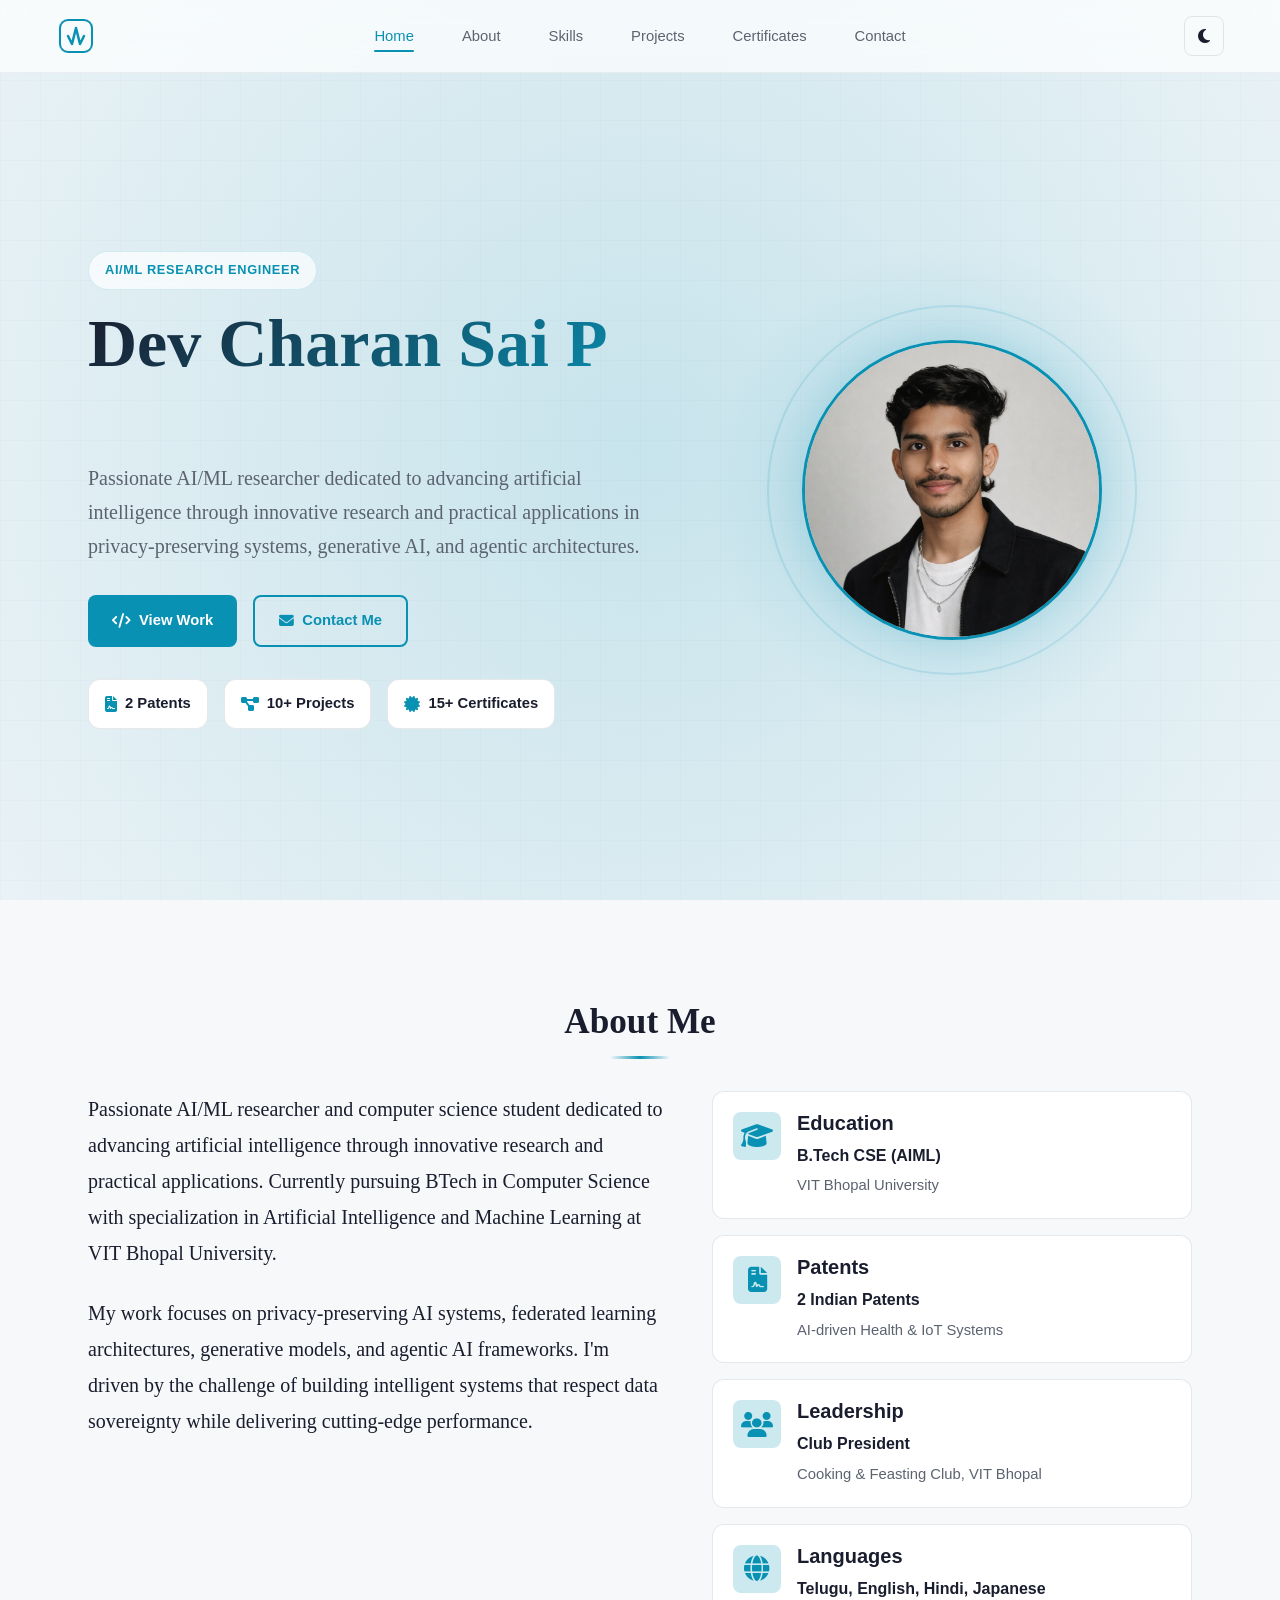
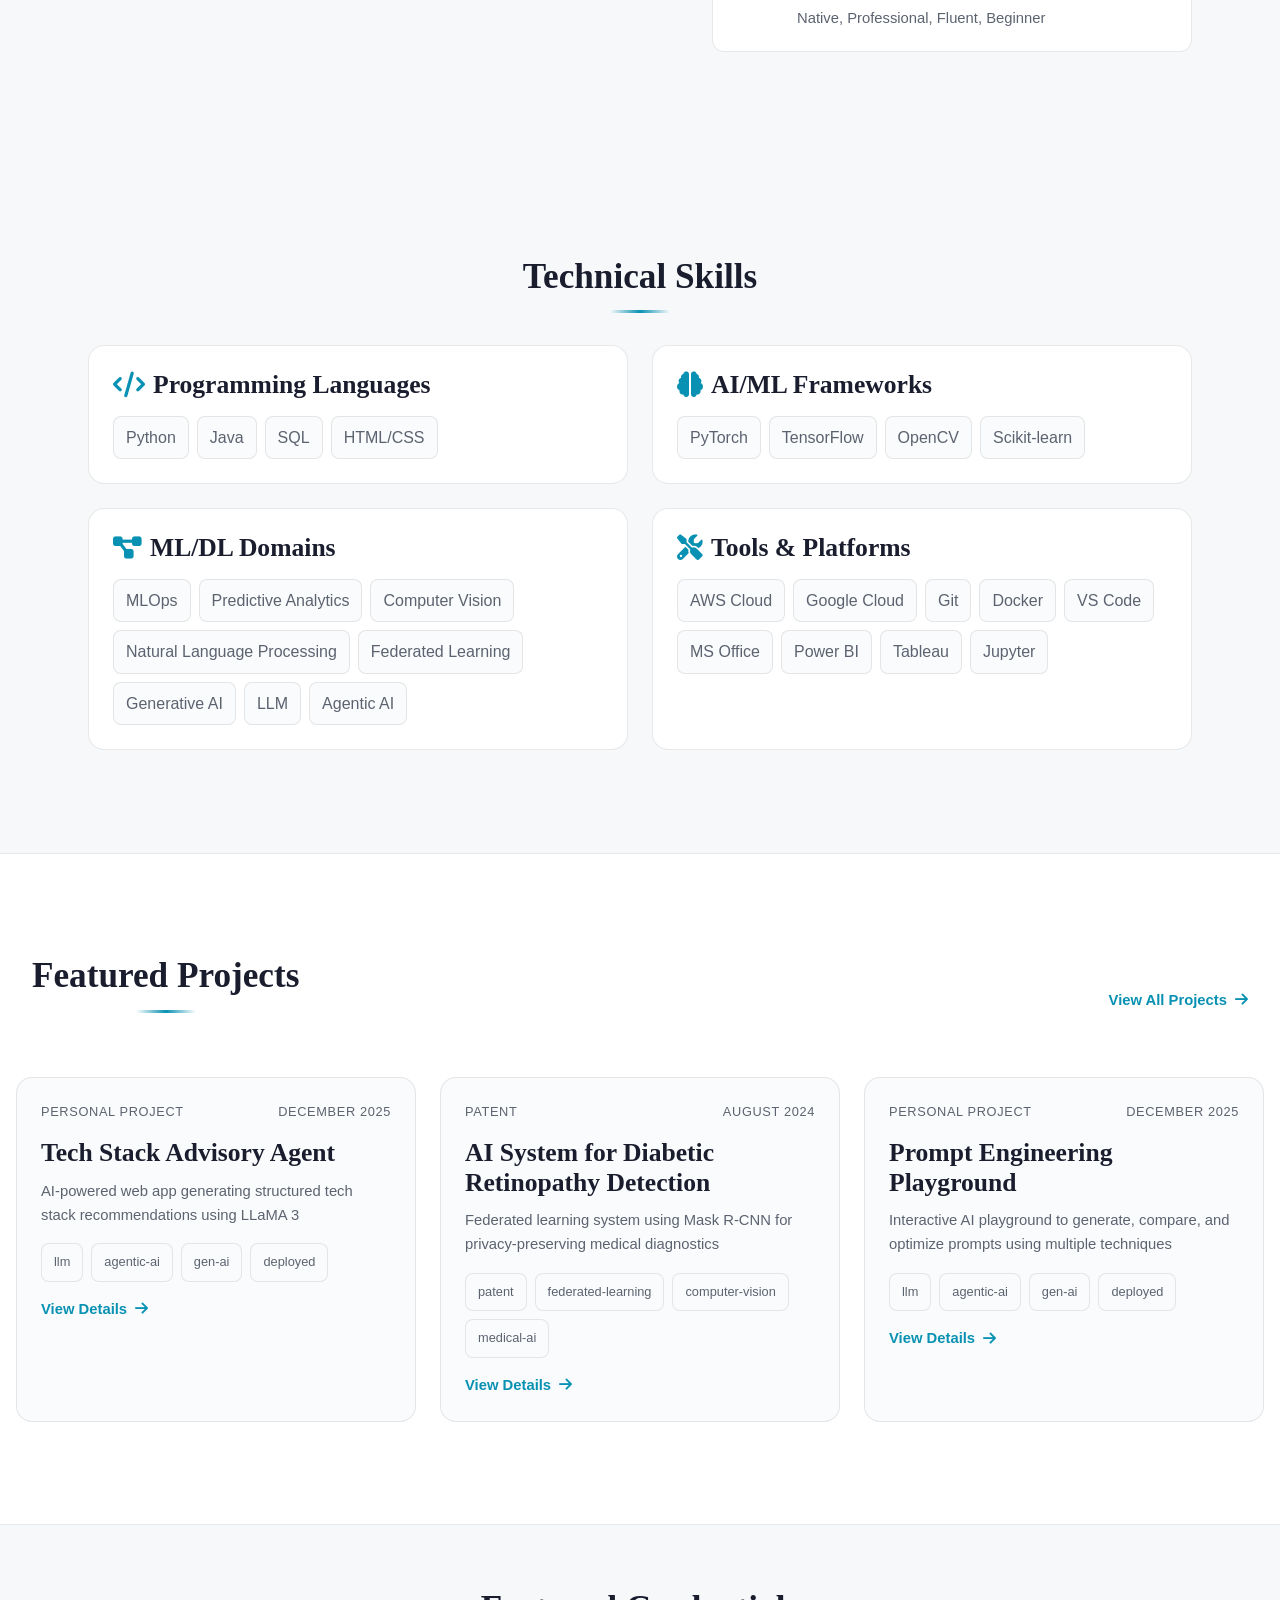
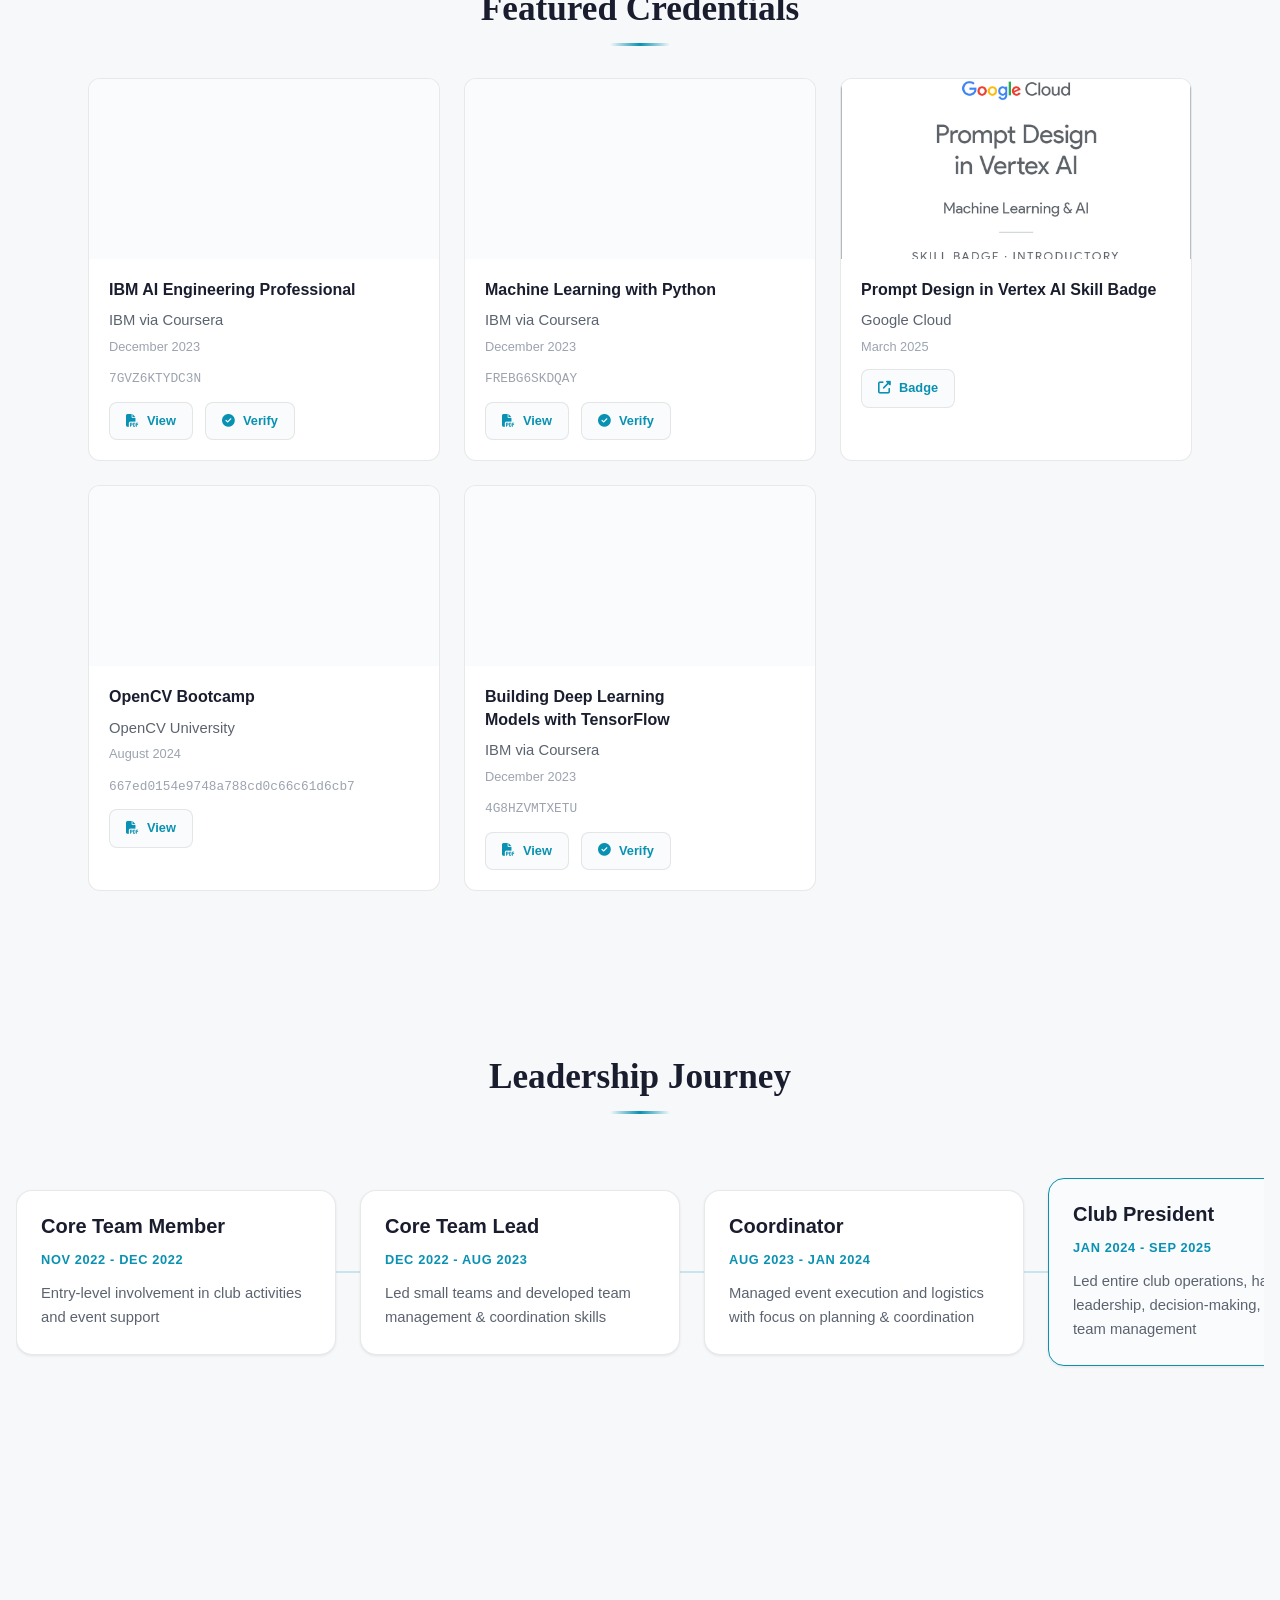
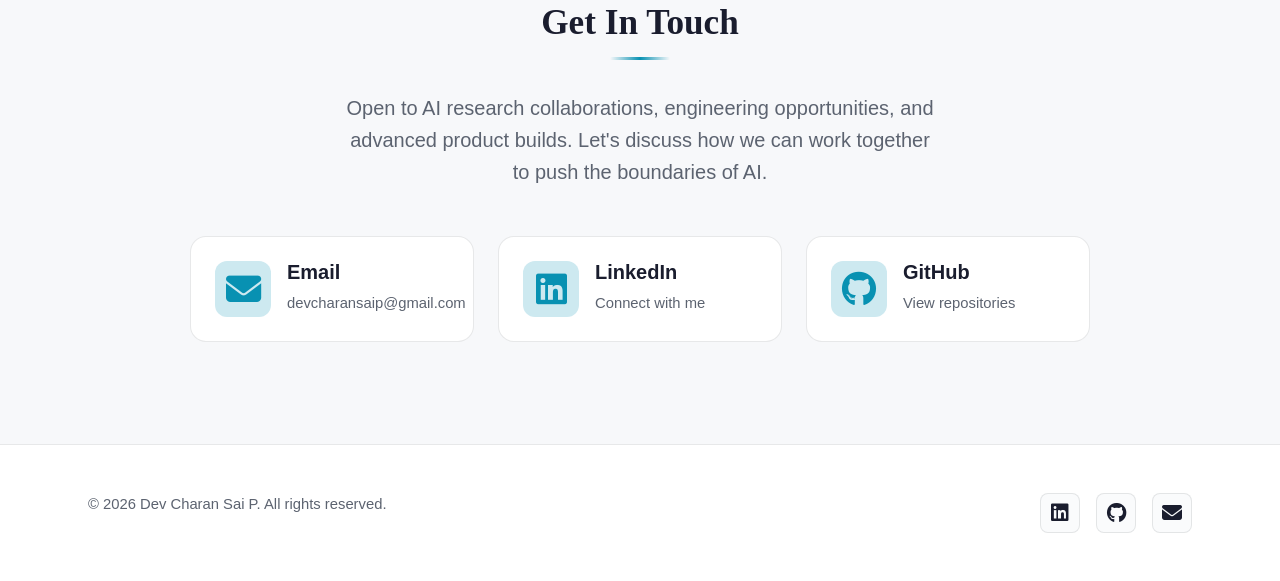
<file: index.html>
<!DOCTYPE html>
<html lang="en">
<head>
    <meta charset="UTF-8">
    <meta name="viewport" content="width=device-width, initial-scale=1.0">
    <title>Dev Charan Sai P | AI Research Engineer & Deep Learning Innovator</title>
    <meta name="description" content="AI/ML researcher specializing in Federated Learning, Generative AI, Computer Vision, and Agentic Systems. BTech CSE (AIML) at VIT Bhopal University.">
    <meta name="keywords" content="AI Research, Machine Learning, Deep Learning, Federated Learning, Computer Vision, Generative AI, LLM, Agentic AI">
    <meta name="author" content="Dev Charan Sai P">
    
    <!-- Fonts -->
    <link rel="preconnect" href="https://fonts.googleapis.com">
    <link rel="preconnect" href="https://fonts.gstatic.com" crossorigin>
    <link href="https://api.fontshare.com/v2/css?f[]=satoshi@300,400,500,600,700&f[]=boska@400,500,600,700&display=swap" rel="stylesheet">
    
    <!-- Font Awesome -->
    <link rel="stylesheet" href="https://cdnjs.cloudflare.com/ajax/libs/font-awesome/6.4.0/css/all.min.css">
    
    <link rel="stylesheet" href="style.css">
</head>
<body>
    <!-- Skip Link -->
    <a href="#main-content" class="skip-link">Skip to main content</a>

    <!-- Navigation -->
    <nav class="navbar" id="navbar">
        <div class="nav-container">
            <div class="nav-brand">
                <a href="index.html" aria-label="Home">
                    <svg width="40" height="40" viewBox="0 0 40 40" fill="none" xmlns="http://www.w3.org/2000/svg" aria-hidden="true">
                        <rect x="4" y="4" width="32" height="32" rx="8" stroke="currentColor" stroke-width="2"/>
                        <path d="M12 20 L16 28 L20 12 L24 28 L28 20" stroke="currentColor" stroke-width="2.5" stroke-linecap="round" stroke-linejoin="round"/>
                    </svg>
                </a>
            </div>
            
            <ul class="nav-menu" id="nav-menu">
                <li><a href="#home" class="nav-link active">Home</a></li>
                <li><a href="#about" class="nav-link">About</a></li>
                <li><a href="#skills" class="nav-link">Skills</a></li>
                <li><a href="projects.html" class="nav-link">Projects</a></li>
                <li><a href="certifications.html" class="nav-link">Certificates</a></li>
                <li><a href="#contact" class="nav-link">Contact</a></li>
            </ul>
            
            <div class="nav-controls">
                <button class="theme-toggle" id="theme-toggle" aria-label="Toggle theme">
                    <i class="fas fa-moon" id="theme-icon"></i>
                </button>
                <button class="nav-toggle" id="nav-toggle" aria-label="Toggle menu">
                    <span></span>
                    <span></span>
                    <span></span>
                </button>
            </div>
        </div>
    </nav>

    <!-- Main Content -->
    <main id="main-content">
        <!-- Hero Section -->
        <section id="home" class="hero">
            <div class="hero-background">
                <div class="hero-grid"></div>
                <div class="hero-glow"></div>
            </div>
            
            <div class="container">
                <div class="hero-content">
                    <div class="hero-text">
                        <div class="hero-badge">AI/ML Research Engineer</div>
                        <h1 class="hero-title">
                            <span class="typing-text" id="typing-text"></span>
                        </h1>
                        <p class="hero-subtitle">
                            <span class="descriptor-text" id="descriptor-text">Federated Learning</span>
                        </p>
                        <p class="hero-description">
                            Passionate AI/ML researcher dedicated to advancing artificial intelligence through innovative research and practical applications in privacy-preserving systems, generative AI, and agentic architectures.
                        </p>
                        
                        <div class="hero-actions">
                            <a href="projects.html" class="btn btn--primary hero-btn">
                                <i class="fas fa-code"></i>
                                View Work
                            </a>
                            <a href="#contact" class="btn btn--outline hero-btn">
                                <i class="fas fa-envelope"></i>
                                Contact Me
                            </a>
                        </div>
                        
                        <div class="hero-stats">
                            <div class="stat-chip">
                                <i class="fas fa-file-contract"></i>
                                <span>2 Patents</span>
                            </div>
                            <div class="stat-chip">
                                <i class="fas fa-project-diagram"></i>
                                <span>10+ Projects</span>
                            </div>
                            <div class="stat-chip">
                                <i class="fas fa-certificate"></i>
                                <span>15+ Certificates</span>
                            </div>
                        </div>
                    </div>
                    
                    <div class="hero-visual">
                        <div class="portrait-container">
                            <div class="portrait-glow"></div>
                            <div class="portrait-frame">
                                <img src="doc/portrait.jpg" alt="Dev Charan Sai P" class="portrait-img">
                            </div>
                            <div class="orbit-ring"></div>
                        </div>
                    </div>
                </div>
            </div>
        </section>

        <!-- About Section -->
        <section id="about" class="about section">
            <div class="container">
                <h2 class="section-title">About Me</h2>
                
                <div class="about-content">
                    <div class="about-narrative">
                        <p class="lead-text">
                            Passionate AI/ML researcher and computer science student dedicated to advancing artificial intelligence through innovative research and practical applications. Currently pursuing BTech in Computer Science with specialization in Artificial Intelligence and Machine Learning at VIT Bhopal University.
                        </p>
                        <p>
                            My work focuses on privacy-preserving AI systems, federated learning architectures, generative models, and agentic AI frameworks. I'm driven by the challenge of building intelligent systems that respect data sovereignty while delivering cutting-edge performance.
                        </p>
                    </div>
                    
                    <div class="about-credentials">
                        <div class="credential-card">
                            <div class="credential-icon">
                                <i class="fas fa-graduation-cap"></i>
                            </div>
                            <div class="credential-content">
                                <h4>Education</h4>
                                <p>B.Tech CSE (AIML)</p>
                                <span class="credential-meta">VIT Bhopal University</span>
                            </div>
                        </div>
                        
                        <div class="credential-card">
                            <div class="credential-icon">
                                <i class="fas fa-file-contract"></i>
                            </div>
                            <div class="credential-content">
                                <h4>Patents</h4>
                                <p>2 Indian Patents</p>
                                <span class="credential-meta">AI-driven Health & IoT Systems</span>
                            </div>
                        </div>
                        
                        <div class="credential-card">
                            <div class="credential-icon">
                                <i class="fas fa-users"></i>
                            </div>
                            <div class="credential-content">
                                <h4>Leadership</h4>
                                <p>Club President</p>
                                <span class="credential-meta">Cooking & Feasting Club, VIT Bhopal</span>
                            </div>
                        </div>
                        
                        <div class="credential-card">
                            <div class="credential-icon">
                                <i class="fas fa-globe"></i>
                            </div>
                            <div class="credential-content">
                                <h4>Languages</h4>
                                <p>Telugu, English, Hindi, Japanese</p>
                                <span class="credential-meta">Native, Professional, Fluent, Beginner</span>
                            </div>
                        </div>
                    </div>
                </div>
            </div>
        </section>

        <!-- Skills Section -->
        <section id="skills" class="skills section">
            <div class="container">
                <h2 class="section-title">Technical Skills</h2>
                
                <div class="skills-grid-new">
                    
                    <div class="skill-box">
                        <h3><i class="fas fa-code"></i> Programming Languages</h3>
                        <div class="skill-tags">
                            <span>Python</span>
                            <span>Java</span>
                            <span>SQL</span>
                            <span>HTML/CSS</span>
                        </div>
                    </div>
                    
                    <div class="skill-box">
                        <h3><i class="fas fa-brain"></i> AI/ML Frameworks</h3>
                        <div class="skill-tags">
                            <span>PyTorch</span>
                            <span>TensorFlow</span>
                            <span>OpenCV</span>
                            <span>Scikit-learn</span>
                        </div>
                    </div>
                    
                    <div class="skill-box">
                        <h3><i class="fas fa-project-diagram"></i> ML/DL Domains</h3>
                        <div class="skill-tags">
                            <span>MLOps</span>
                            <span>Predictive Analytics</span>
                            <span>Computer Vision</span>
                            <span>Natural Language Processing</span>
                            <span>Federated Learning</span>
                            <span>Generative AI</span>
                            <span>LLM</span>
                            <span>Agentic AI</span>
                        </div>
                    </div>
                    
                    <div class="skill-box">
                        <h3><i class="fas fa-tools"></i> Tools & Platforms</h3>
                        <div class="skill-tags">
                            <span>AWS Cloud</span>
                            <span>Google Cloud</span>
                            <span>Git</span>
                            <span>Docker</span>
                            <span>VS Code</span>
                            <span>MS Office</span>
                            <span>Power BI</span>
                            <span>Tableau</span>
                            <span>Jupyter</span>
                        </div>
                    </div>
                    
                </div>                  

            </div>
        </section>

        <!-- Featured Projects Section -->
        <section id="featured-projects" class="featured-projects section">
            <div class="container-fluid">
                <div class="section-header">
                    <h2 class="section-title">Featured Projects</h2>
                    <a href="projects.html" class="section-link">
                        View All Projects
                        <i class="fas fa-arrow-right"></i>
                    </a>
                </div>
                
                <div class="projects-rail-wrapper">
                    <div class="projects-rail" id="projects-rail">
                        <!-- Project cards will be dynamically inserted -->
                    </div>
                </div>
            </div>
        </section>

        <!-- Featured Certificates Section -->

        <section class="featured-certs-section">
            <div class="container">
                <h2 class="section-title">Featured Credentials</h2>
                <div class="featured-certs-grid" id="featured-certs-grid">
                    <!-- Featured certificates will be dynamically inserted -->
                </div>
            </div>
        </section>

        
        <!-- Leadership Timeline Section -->
        <section id="leadership" class="leadership section">
            <div class="container-fluid">
                <h2 class="section-title">Leadership Journey</h2>
                
                <div class="timeline-rail-wrapper">
                    <div class="timeline-background-line"></div>
                    
                    <div class="timeline-rail">
                        <div class="timeline-card">
                            <h4>Core Team Member</h4>
                            <span class="timeline-date">Nov 2022 - Dec 2022</span>
                            <p>Entry-level involvement in club activities and event support</p>
                        </div>
                        <div class="timeline-card">
                            <h4>Core Team Lead</h4>
                            <span class="timeline-date">Dec 2022 - Aug 2023</span>
                            <p>Led small teams and developed team management & coordination skills</p>
                        </div>
                        <div class="timeline-card">
                            <h4>Coordinator</h4>
                            <span class="timeline-date">Aug 2023 - Jan 2024</span>
                            <p>Managed event execution and logistics with focus on planning & coordination</p>
                        </div>
                        <div class="timeline-card timeline-card--highlight">
                            <h4>Club President</h4>
                            <span class="timeline-date">Jan 2024 - Sep 2025</span>
                            <p>Led entire club operations, handled leadership, decision-making, and team management</p>
                        </div>
                        <div class="timeline-card">
                            <h4>External Affairs Specialist</h4>
                            <span class="timeline-date">Sep 2025 - Present</span>
                            <p>Responsible for partnerships and external collaborations with focus on networking & relationship building</p>
                        </div>

                        <div class="timeline-card">
                            <h4>Core Team Member</h4>
                            <span class="timeline-date">Nov 2022 - Dec 2022</span>
                            <p>Entry-level involvement in club activities and event support</p>
                        </div>
                        <div class="timeline-card">
                            <h4>Core Team Lead</h4>
                            <span class="timeline-date">Dec 2022 - Aug 2023</span>
                            <p>Led small teams and developed team management & coordination skills</p>
                        </div>
                        <div class="timeline-card">
                            <h4>Coordinator</h4>
                            <span class="timeline-date">Aug 2023 - Jan 2024</span>
                            <p>Managed event execution and logistics with focus on planning & coordination</p>
                        </div>
                        <div class="timeline-card timeline-card--highlight">
                            <h4>Club President</h4>
                            <span class="timeline-date">Jan 2024 - Sep 2025</span>
                            <p>Led entire club operations, handled leadership, decision-making, and team management</p>
                        </div>
                        <div class="timeline-card">
                            <h4>External Affairs Specialist</h4>
                            <span class="timeline-date">Sep 2025 - Present</span>
                            <p>Responsible for partnerships and external collaborations with focus on networking & relationship building</p>
                        </div>
                    </div>
                </div>
            </div>
        </section>

        <!-- Contact Section -->
        <section id="contact" class="contact section">
            <div class="container">
                <h2 class="section-title">Get In Touch</h2>
                
                <div class="contact-content">
                    <div class="contact-intro">
                        <p>Open to AI research collaborations, engineering opportunities, and advanced product builds. Let's discuss how we can work together to push the boundaries of AI.</p>
                    </div>
                    
                    <div class="contact-grid">
                        <a href="mailto:devcharansaip@gmail.com" class="contact-card">
                            <div class="contact-icon">
                                <i class="fas fa-envelope"></i>
                            </div>
                            <div class="contact-details">
                                <h4>Email</h4>
                                <p>devcharansaip@gmail.com</p>
                            </div>
                        </a>
                        
                        <a href="https://linkedin.com/in/dev-charan-sai-p-152938231" target="_blank" rel="noopener noreferrer" class="contact-card">
                            <div class="contact-icon">
                                <i class="fab fa-linkedin"></i>
                            </div>
                            <div class="contact-details">
                                <h4>LinkedIn</h4>
                                <p>Connect with me</p>
                            </div>
                        </a>
                        
                        <a href="https://github.com/DevCharanSaiP" target="_blank" rel="noopener noreferrer" class="contact-card">
                            <div class="contact-icon">
                                <i class="fab fa-github"></i>
                            </div>
                            <div class="contact-details">
                                <h4>GitHub</h4>
                                <p>View repositories</p>
                            </div>
                        </a>
                    </div>
                </div>
            </div>
        </section>
    </main>

    <!-- Footer -->
    <footer class="footer">
        <div class="container">
            <div class="footer-content">
                <div class="footer-text">
                    <p>&copy; 2026 Dev Charan Sai P. All rights reserved.</p>
                </div>
                <div class="footer-social">
                    <a href="https://linkedin.com/in/dev-charan-sai-p-152938231" target="_blank" rel="noopener noreferrer" class="social-link" aria-label="LinkedIn">
                        <i class="fab fa-linkedin"></i>
                    </a>
                    <a href="https://github.com/DevCharanSaiP" target="_blank" rel="noopener noreferrer" class="social-link" aria-label="GitHub">
                        <i class="fab fa-github"></i>
                    </a>
                    <a href="mailto:devcharansaip@gmail.com" class="social-link" aria-label="Email">
                        <i class="fas fa-envelope"></i>
                    </a>
                </div>
            </div>
        </div>
    </footer>

    <script src="app.js"></script>
</body>
</html>
</file>
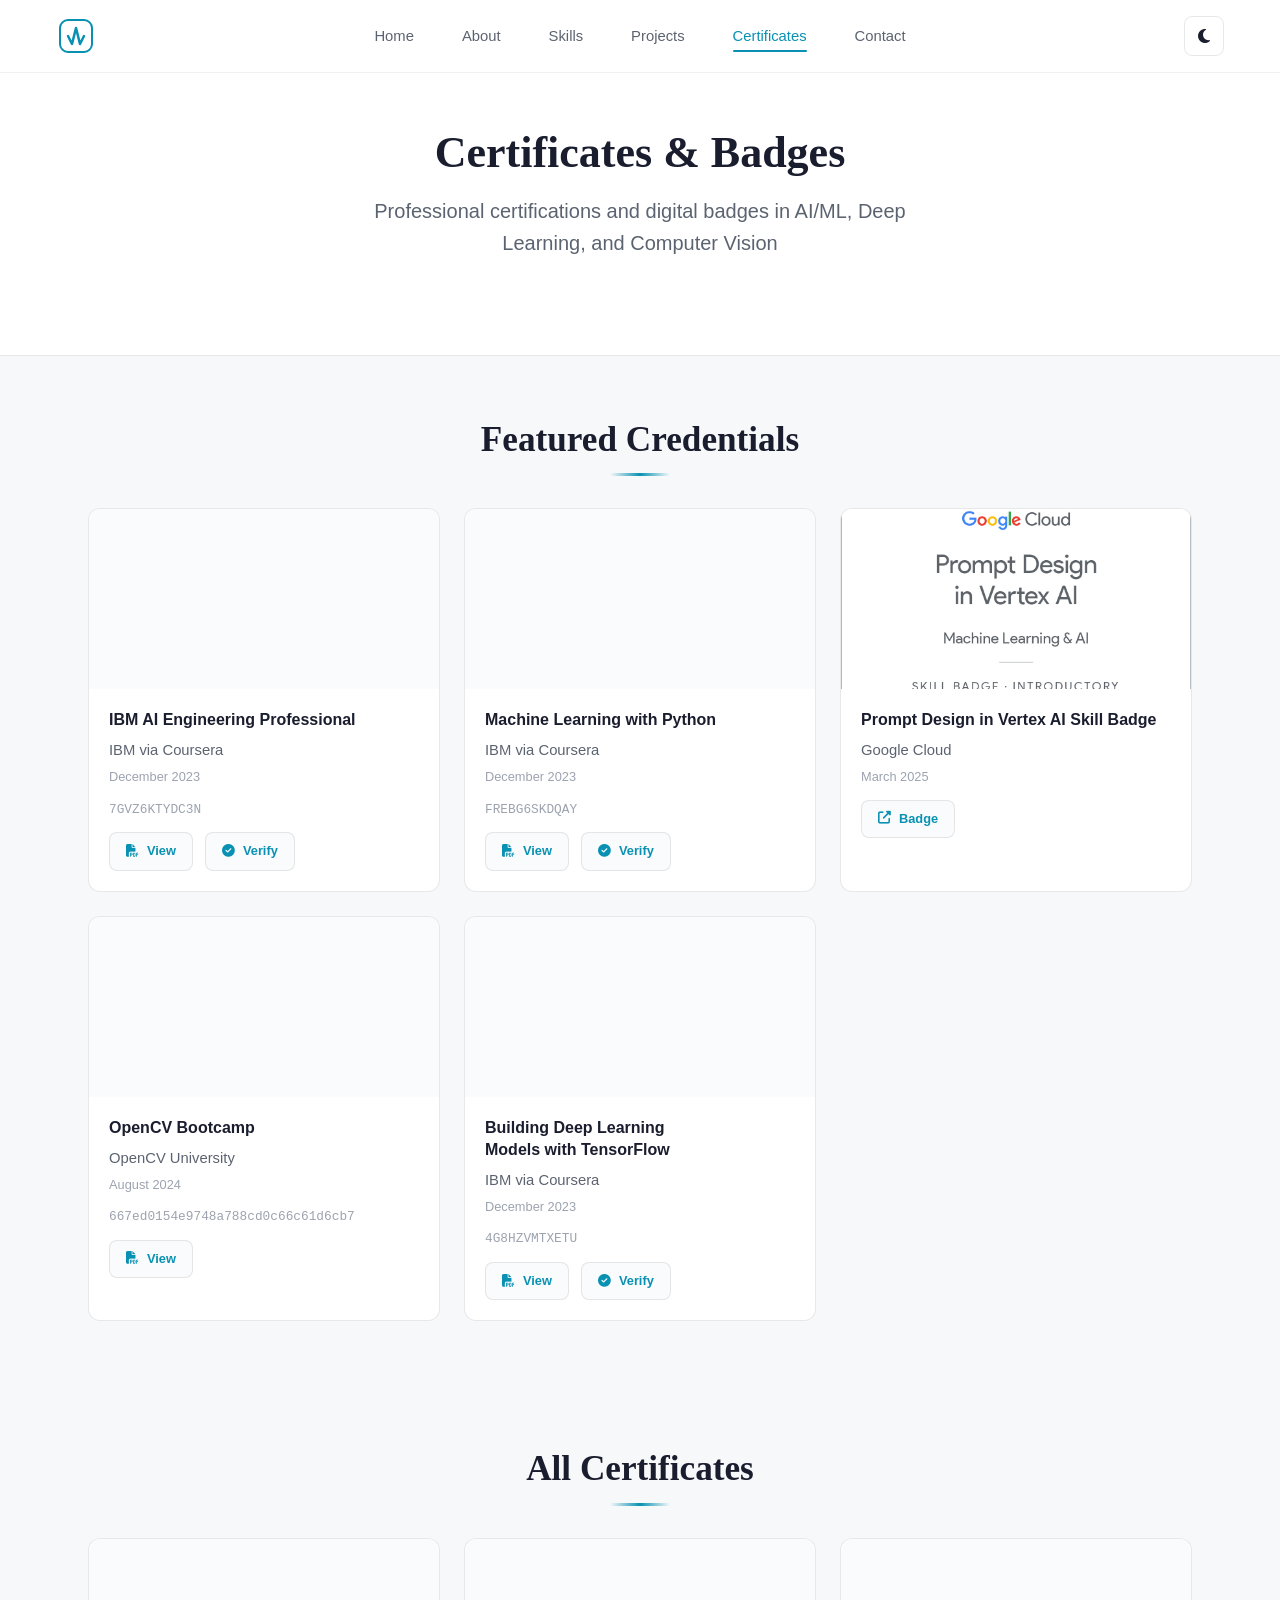
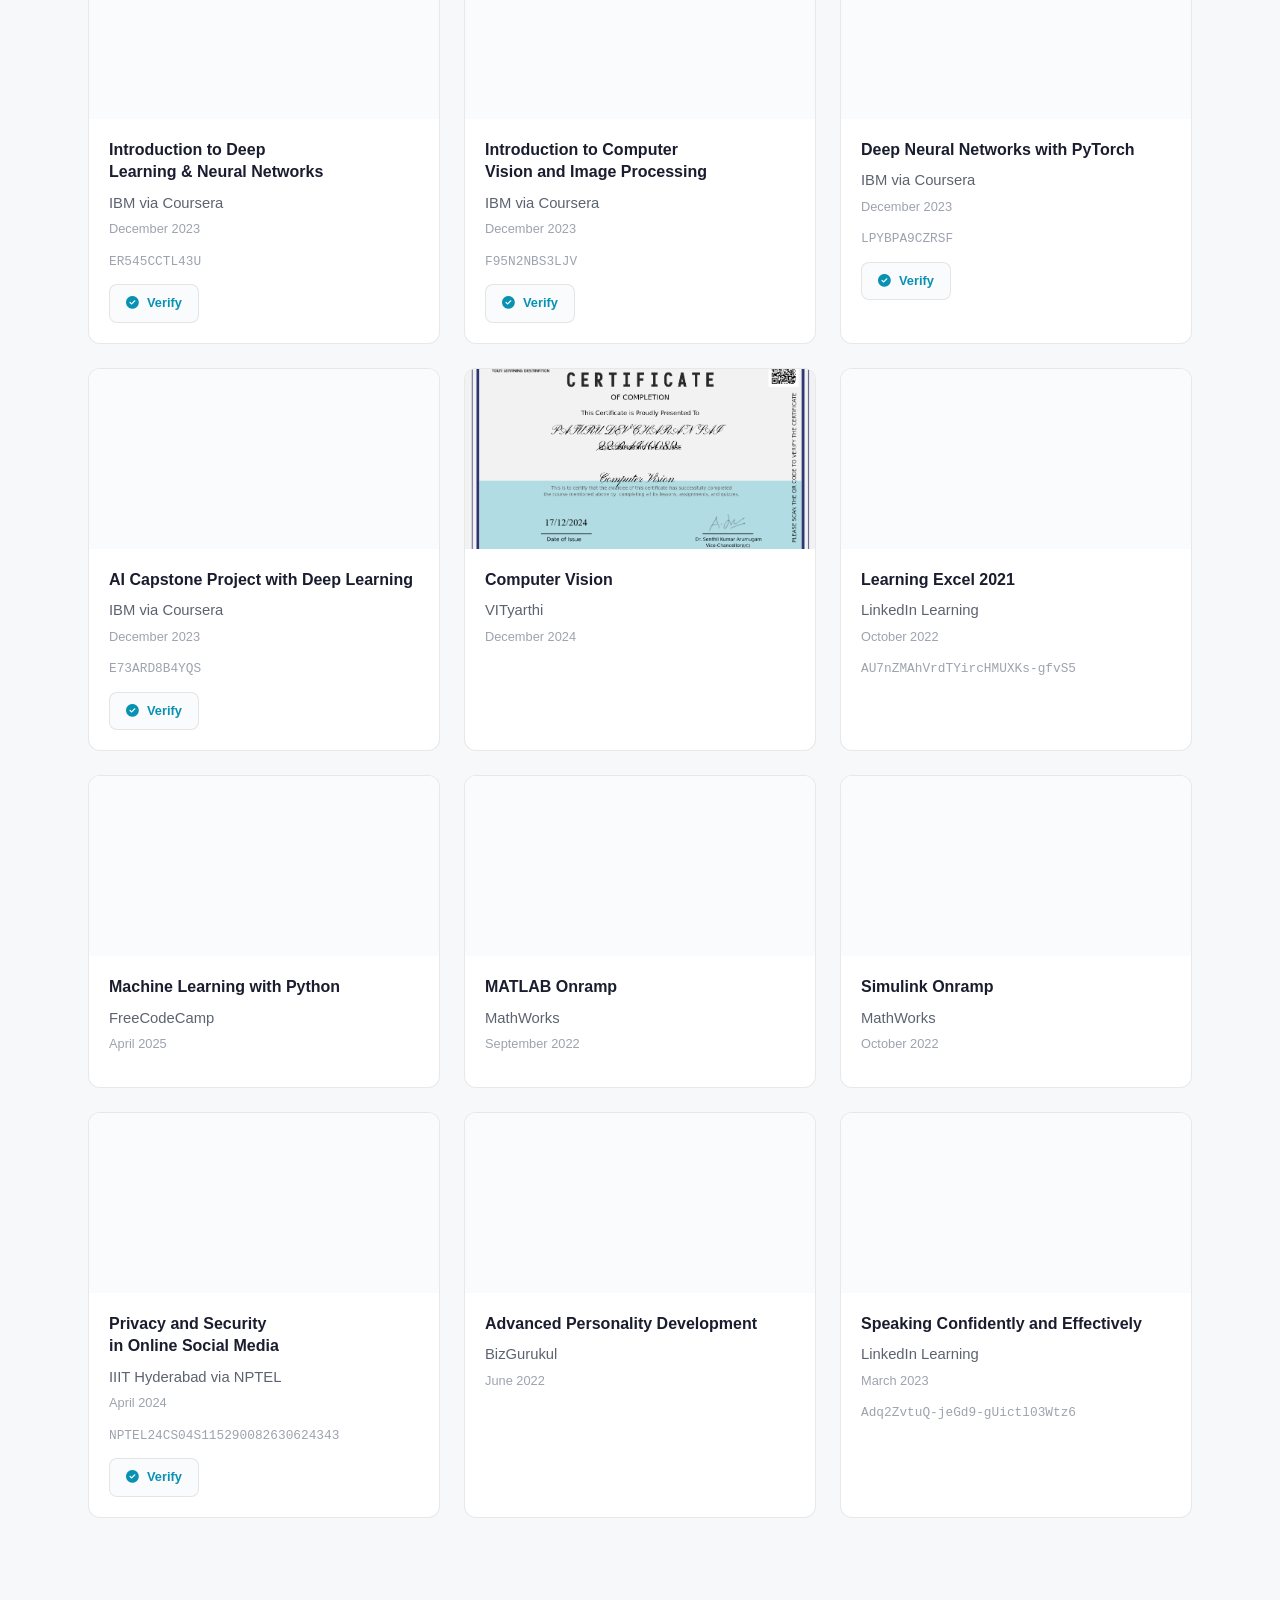
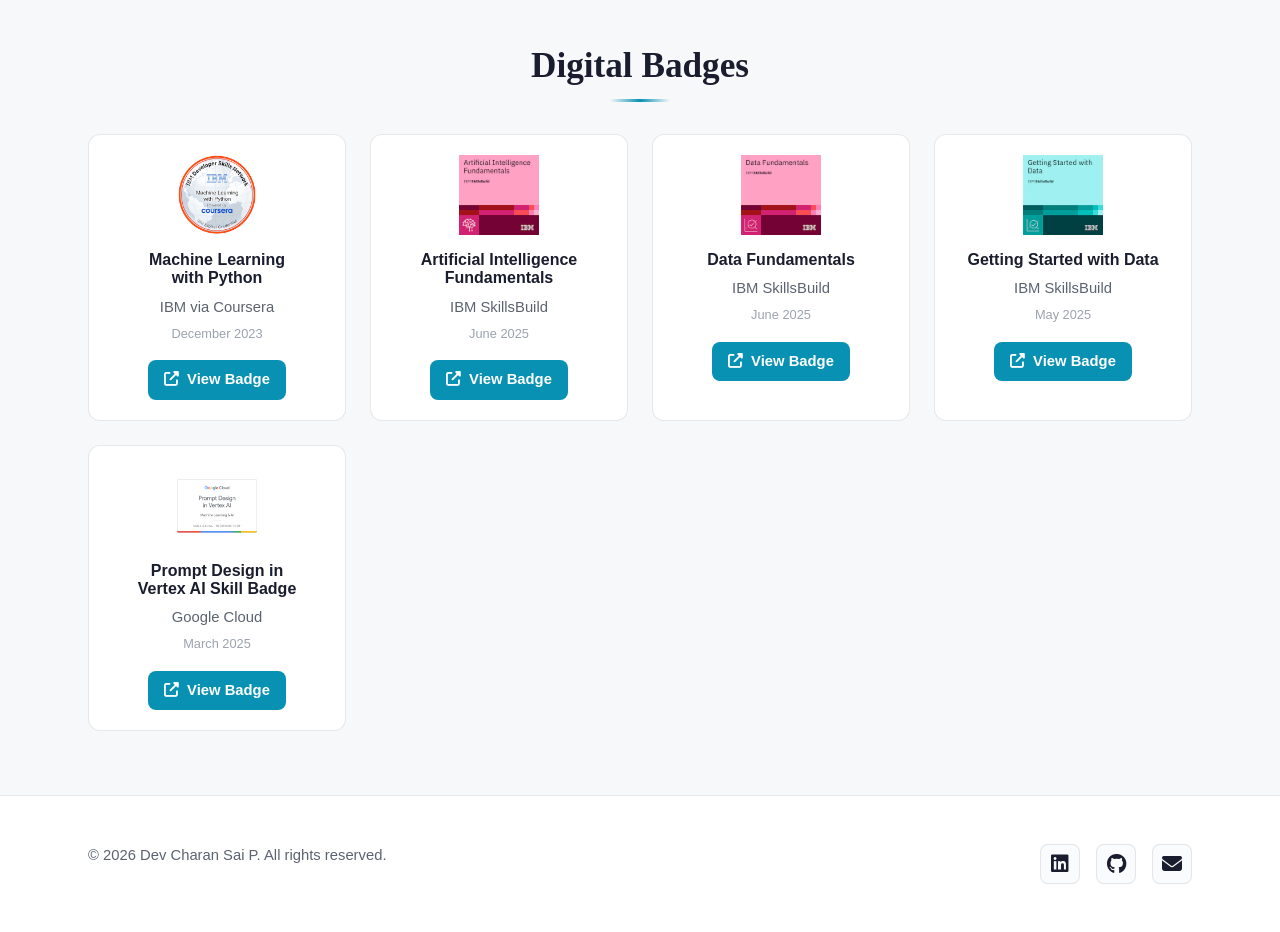
<file: certifications.html>
<!DOCTYPE html>
<html lang="en">
<head>
    <meta charset="UTF-8">
    <meta name="viewport" content="width=device-width, initial-scale=1.0">
    <title>Certificates & Badges | Dev Charan Sai P</title>
    <meta name="description" content="Professional certifications and digital badges in AI/ML, Deep Learning, and Computer Vision">
    
    <!-- Fonts -->
    <link rel="preconnect" href="https://fonts.googleapis.com">
    <link rel="preconnect" href="https://fonts.gstatic.com" crossorigin>
    <link href="https://api.fontshare.com/v2/css?f[]=satoshi@300,400,500,600,700&f[]=boska@400,500,600,700&display=swap" rel="stylesheet">
    
    <!-- Font Awesome -->
    <link rel="stylesheet" href="https://cdnjs.cloudflare.com/ajax/libs/font-awesome/6.4.0/css/all.min.css">
    
    <link rel="stylesheet" href="style.css">
</head>
<body>
    <!-- Skip Link -->
    <a href="#main-content" class="skip-link">Skip to main content</a>

    <!-- Navigation -->
    <nav class="navbar" id="navbar">
        <div class="nav-container">
            <div class="nav-brand">
                <a href="index.html" aria-label="Home">
                    <svg width="40" height="40" viewBox="0 0 40 40" fill="none" xmlns="http://www.w3.org/2000/svg" aria-hidden="true">
                        <rect x="4" y="4" width="32" height="32" rx="8" stroke="currentColor" stroke-width="2"/>
                        <path d="M12 20 L16 28 L20 12 L24 28 L28 20" stroke="currentColor" stroke-width="2.5" stroke-linecap="round" stroke-linejoin="round"/>
                    </svg>
                </a>
            </div>
            
            <ul class="nav-menu" id="nav-menu">
                <li><a href="index.html" class="nav-link">Home</a></li>
                <li><a href="index.html#about" class="nav-link">About</a></li>
                <li><a href="index.html#skills" class="nav-link">Skills</a></li>
                <li><a href="projects.html" class="nav-link">Projects</a></li>
                <li><a href="certifications.html" class="nav-link active">Certificates</a></li>
                <li><a href="index.html#contact" class="nav-link">Contact</a></li>
            </ul>
            
            <div class="nav-controls">
                <button class="theme-toggle" id="theme-toggle" aria-label="Toggle theme">
                    <i class="fas fa-moon" id="theme-icon"></i>
                </button>
                <button class="nav-toggle" id="nav-toggle" aria-label="Toggle menu">
                    <span></span>
                    <span></span>
                    <span></span>
                </button>
            </div>
        </div>
    </nav>

    <!-- Main Content -->
    <main id="main-content">
        <!-- Page Hero -->
        <section class="page-hero">
            <div class="container">
                <h1 class="page-title">Certificates & Badges</h1>
                <p class="page-subtitle">Professional certifications and digital badges in AI/ML, Deep Learning, and Computer Vision</p>
            </div>
        </section>

        <!-- Featured Certificates -->
        <section class="featured-certs-section">
            <div class="container">
                <h2 class="section-title">Featured Credentials</h2>
                <div class="featured-certs-grid" id="featured-certs-grid">
                    <!-- Featured certificates will be dynamically inserted -->
                </div>
            </div>
        </section>

        <!-- All Certificates -->
        <section class="all-certs-section">
            <div class="container">
                <h2 class="section-title">All Certificates</h2>
                <div class="certs-grid" id="certs-grid">
                    <!-- All certificates will be dynamically inserted -->
                </div>
            </div>
        </section>

        <!-- Digital Badges -->
        <section class="badges-section">
            <div class="container">
                <h2 class="section-title">Digital Badges</h2>
                <div class="badges-grid" id="badges-grid">
                    <!-- Badges will be dynamically inserted -->
                </div>
            </div>
        </section>
    </main>

    <!-- Certificate Preview Modal -->
    <div class="modal" id="cert-modal" role="dialog" aria-modal="true" aria-labelledby="cert-modal-title">
        <div class="modal-backdrop" id="cert-modal-backdrop"></div>
        <div class="modal-panel modal-panel--large">
            <button class="modal-close" id="cert-modal-close" aria-label="Close modal">
                <i class="fas fa-times"></i>
            </button>
            <div class="modal-content" id="cert-modal-content">
                <!-- Certificate preview will be dynamically inserted -->
            </div>
        </div>
    </div>

    <!-- Footer -->
    <footer class="footer">
        <div class="container">
            <div class="footer-content">
                <div class="footer-text">
                    <p>&copy; 2026 Dev Charan Sai P. All rights reserved.</p>
                </div>
                <div class="footer-social">
                    <a href="https://linkedin.com/in/dev-charan-sai-p-152938231" target="_blank" rel="noopener noreferrer" class="social-link" aria-label="LinkedIn">
                        <i class="fab fa-linkedin"></i>
                    </a>
                    <a href="https://github.com/DevCharanSaiP" target="_blank" rel="noopener noreferrer" class="social-link" aria-label="GitHub">
                        <i class="fab fa-github"></i>
                    </a>
                    <a href="mailto:devcharansaip@gmail.com" class="social-link" aria-label="Email">
                        <i class="fas fa-envelope"></i>
                    </a>
                </div>
            </div>
        </div>
    </footer>

    <script src="app.js"></script>
</body>
</html>
</file>
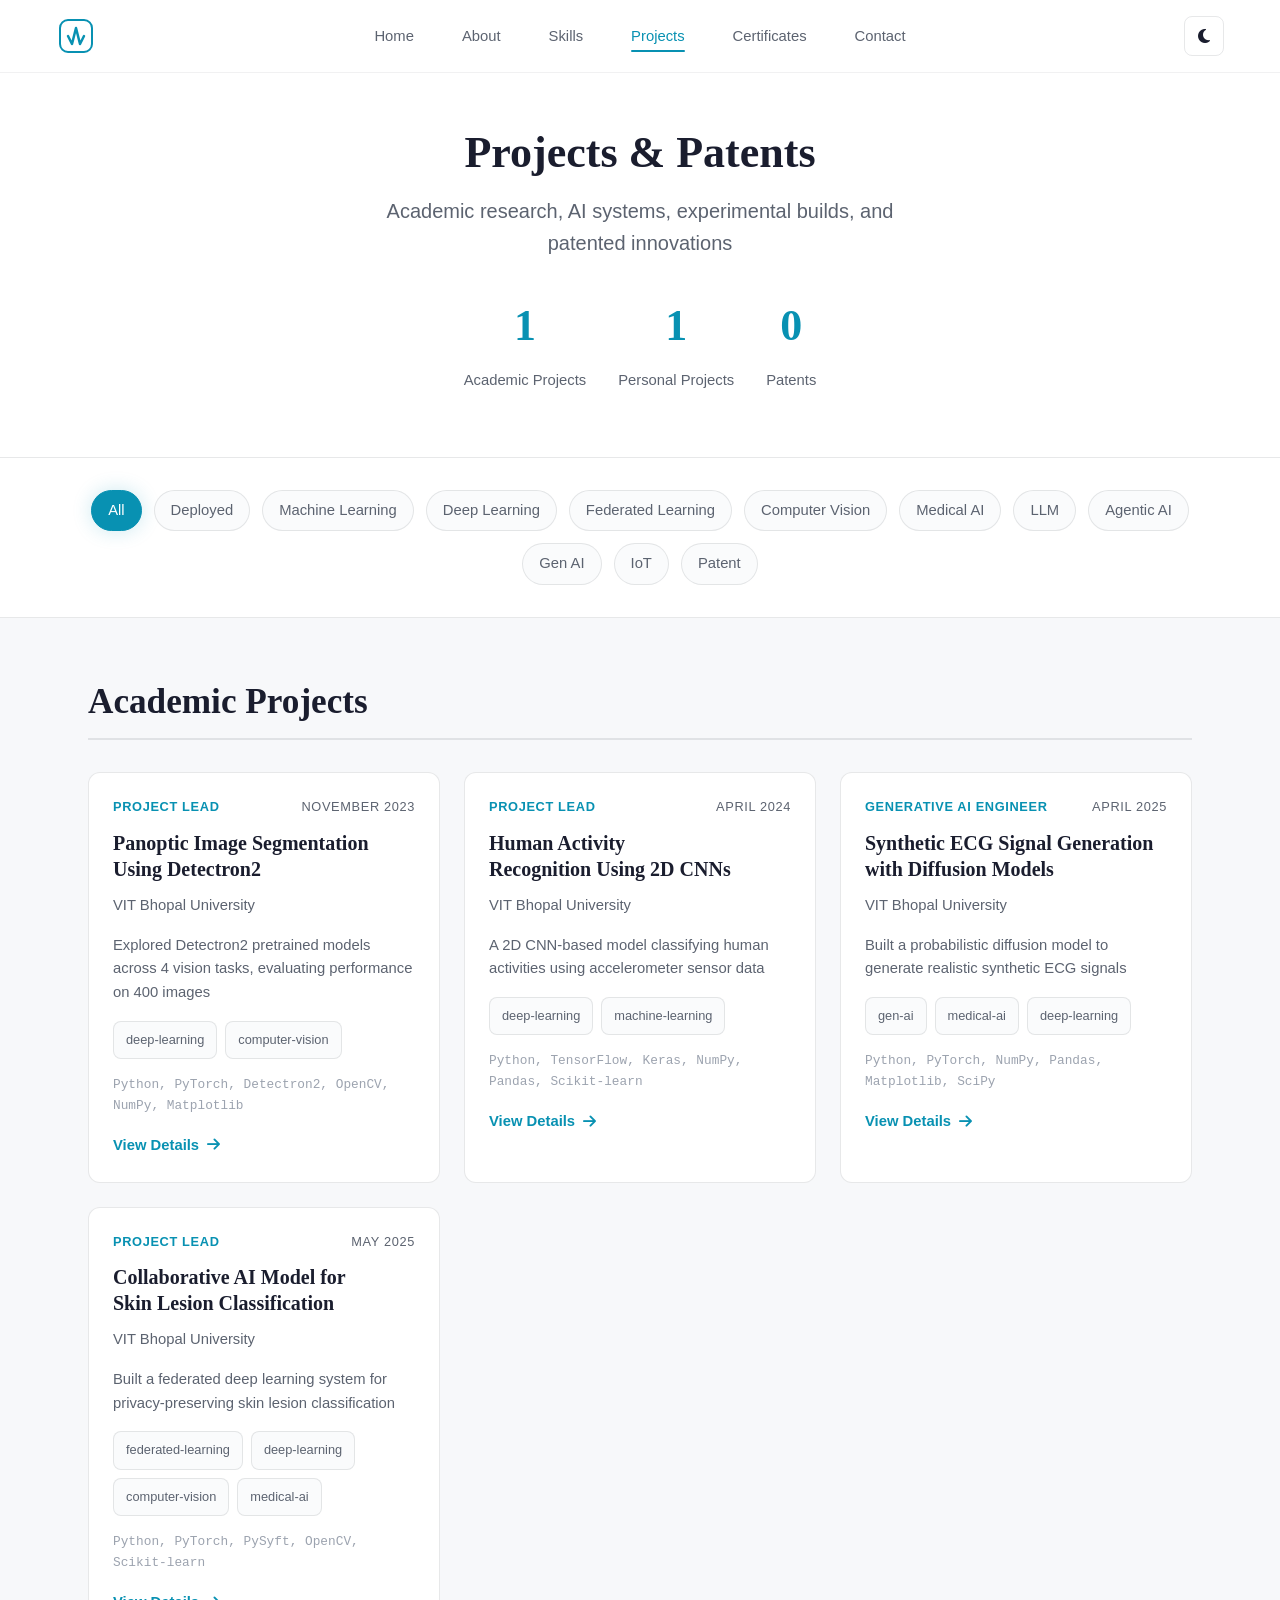
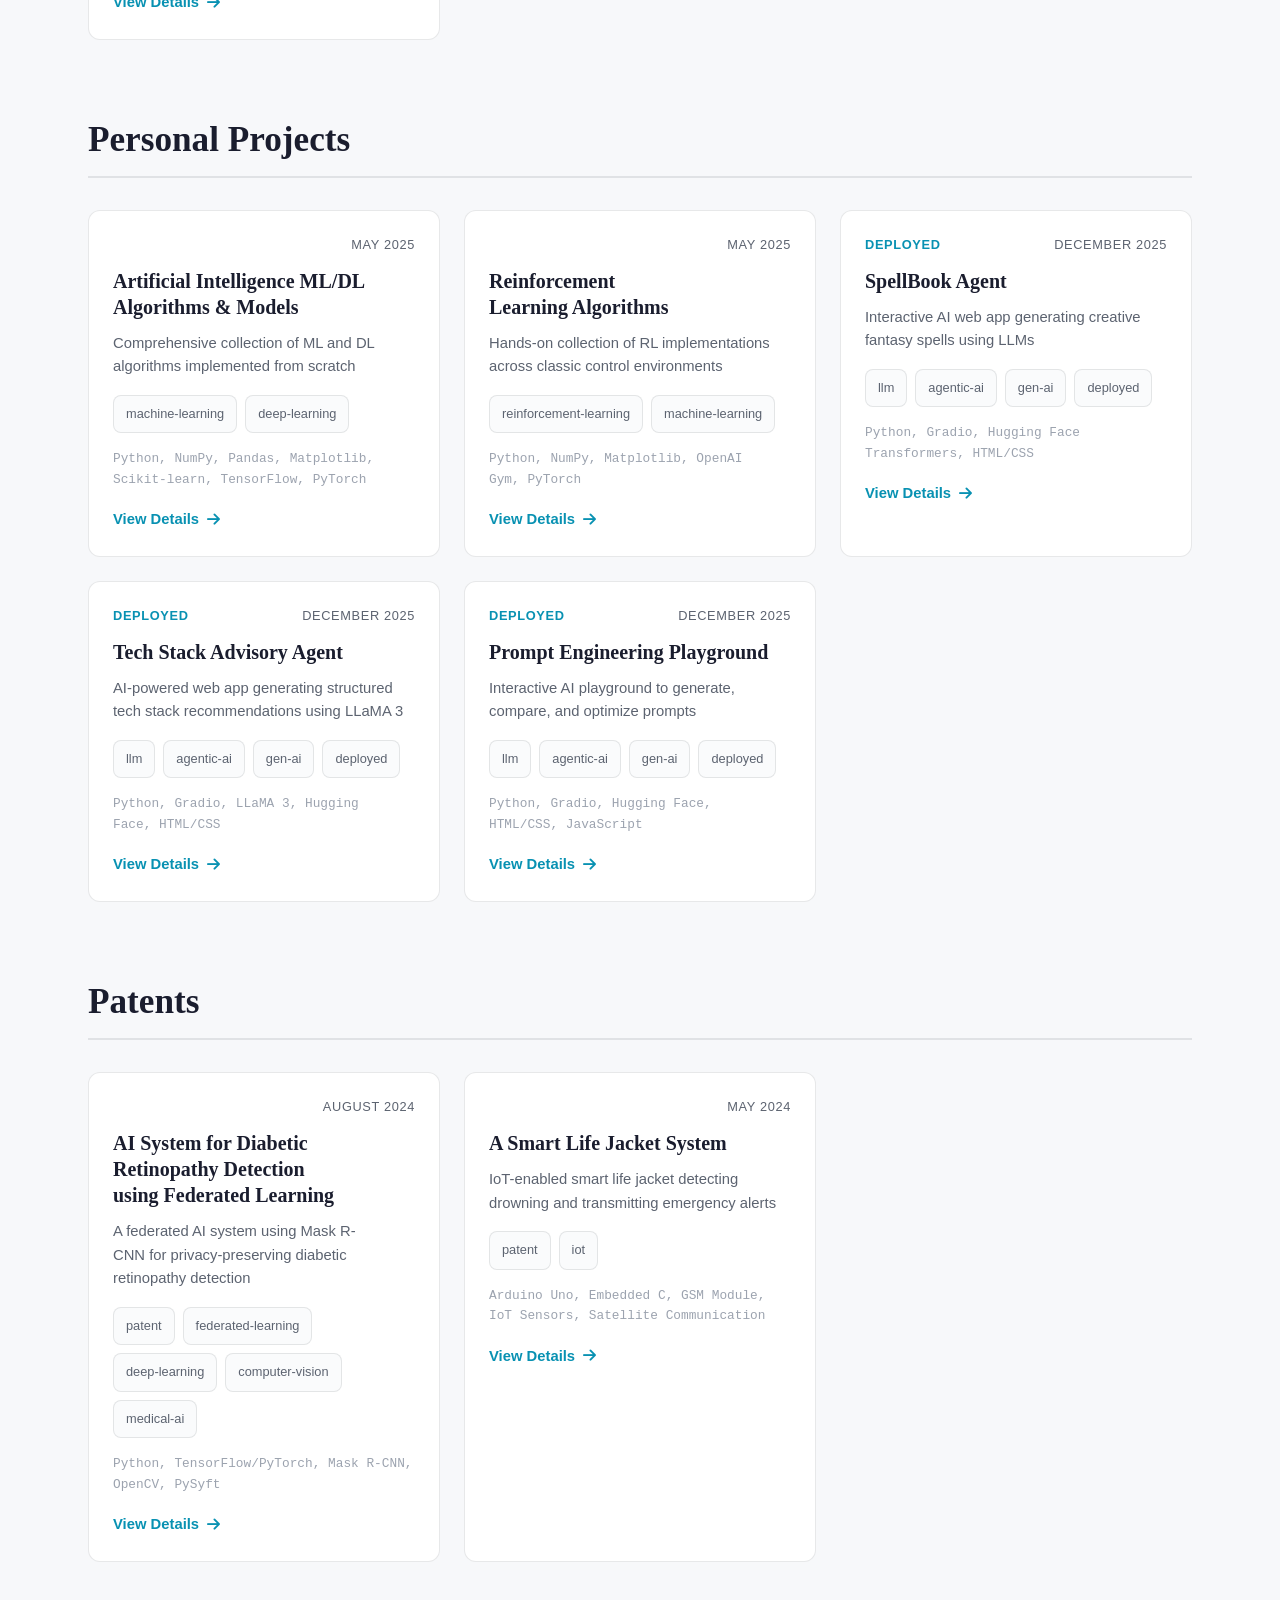
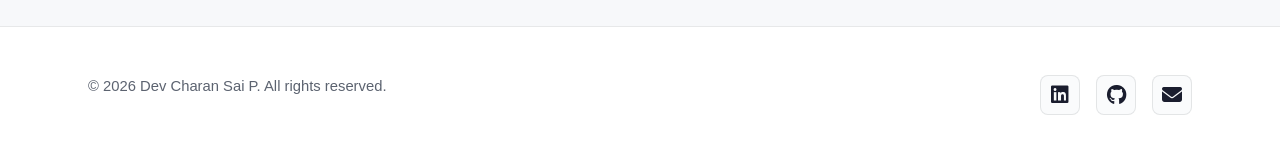
<file: projects.html>
<!DOCTYPE html>
<html lang="en">
<head>
    <meta charset="UTF-8">
    <meta name="viewport" content="width=device-width, initial-scale=1.0">
    <title>Projects & Patents | Dev Charan Sai P</title>
    <meta name="description" content="Academic research projects, AI systems, experimental builds, and patented innovations by Dev Charan Sai P">
    
    <!-- Fonts -->
    <link rel="preconnect" href="https://fonts.googleapis.com">
    <link rel="preconnect" href="https://fonts.gstatic.com" crossorigin>
    <link href="https://api.fontshare.com/v2/css?f[]=satoshi@300,400,500,600,700&f[]=boska@400,500,600,700&display=swap" rel="stylesheet">
    
    <!-- Font Awesome -->
    <link rel="stylesheet" href="https://cdnjs.cloudflare.com/ajax/libs/font-awesome/6.4.0/css/all.min.css">
    
    <link rel="stylesheet" href="style.css">
</head>
<body>
    <!-- Skip Link -->
    <a href="#main-content" class="skip-link">Skip to main content</a>

    <!-- Navigation -->
    <nav class="navbar" id="navbar">
        <div class="nav-container">
            <div class="nav-brand">
                <a href="index.html" aria-label="Home">
                    <svg width="40" height="40" viewBox="0 0 40 40" fill="none" xmlns="http://www.w3.org/2000/svg" aria-hidden="true">
                        <rect x="4" y="4" width="32" height="32" rx="8" stroke="currentColor" stroke-width="2"/>
                        <path d="M12 20 L16 28 L20 12 L24 28 L28 20" stroke="currentColor" stroke-width="2.5" stroke-linecap="round" stroke-linejoin="round"/>
                    </svg>
                </a>
            </div>
            
            <ul class="nav-menu" id="nav-menu">
                <li><a href="index.html" class="nav-link">Home</a></li>
                <li><a href="index.html#about" class="nav-link">About</a></li>
                <li><a href="index.html#skills" class="nav-link">Skills</a></li>
                <li><a href="projects.html" class="nav-link active">Projects</a></li>
                <li><a href="certifications.html" class="nav-link">Certificates</a></li>
                <li><a href="index.html#contact" class="nav-link">Contact</a></li>
            </ul>
            
            <div class="nav-controls">
                <button class="theme-toggle" id="theme-toggle" aria-label="Toggle theme">
                    <i class="fas fa-moon" id="theme-icon"></i>
                </button>
                <button class="nav-toggle" id="nav-toggle" aria-label="Toggle menu">
                    <span></span>
                    <span></span>
                    <span></span>
                </button>
            </div>
        </div>
    </nav>

    <!-- Main Content -->
    <main id="main-content">
        <!-- Page Hero -->
        <section class="page-hero">
            <div class="container">
                <h1 class="page-title">Projects & Patents</h1>
                <p class="page-subtitle">Academic research, AI systems, experimental builds, and patented innovations</p>
                
                <div class="project-counters">
                    <div class="counter-item">
                        <span class="counter-value" data-count="4">0</span>
                        <span class="counter-label">Academic Projects</span>
                    </div>
                    <div class="counter-item">
                        <span class="counter-value" data-count="5">0</span>
                        <span class="counter-label">Personal Projects</span>
                    </div>
                    <div class="counter-item">
                        <span class="counter-value" data-count="2">0</span>
                        <span class="counter-label">Patents</span>
                    </div>
                </div>
            </div>
        </section>

        <!-- Filters Section -->
        <section class="filters-section">
            <div class="container">
                <div class="filter-bar">
                    <button class="filter-chip active" data-filter="all">All</button>
                    <button class="filter-chip" data-filter="deployed">Deployed</button>
                    <button class="filter-chip" data-filter="machine-learning">Machine Learning</button>
                    <button class="filter-chip" data-filter="deep-learning">Deep Learning</button>
                    <button class="filter-chip" data-filter="federated-learning">Federated Learning</button>
                    <button class="filter-chip" data-filter="computer-vision">Computer Vision</button>
                    <button class="filter-chip" data-filter="medical-ai">Medical AI</button>
                    <button class="filter-chip" data-filter="llm">LLM</button>
                    <button class="filter-chip" data-filter="agentic-ai">Agentic AI</button>
                    <button class="filter-chip" data-filter="gen-ai">Gen AI</button>
                    <button class="filter-chip" data-filter="iot">IoT</button>
                    <button class="filter-chip" data-filter="patent">Patent</button>
                </div>
            </div>
        </section>

        <!-- Category Sections -->
        <section class="projects-content">
            <div class="container">
                <!-- Academic Projects -->
                <div class="category-section" id="academic-projects">
                    <h2 class="category-title">Academic Projects</h2>
                    <div class="projects-grid" id="academic-grid">
                        <!-- Projects will be dynamically inserted -->
                    </div>
                </div>

                <!-- Personal Projects -->
                <div class="category-section" id="personal-projects">
                    <h2 class="category-title">Personal Projects</h2>
                    <div class="projects-grid" id="personal-grid">
                        <!-- Projects will be dynamically inserted -->
                    </div>
                </div>

                <!-- Patents -->
                <div class="category-section" id="patents">
                    <h2 class="category-title">Patents</h2>
                    <div class="projects-grid" id="patents-grid">
                        <!-- Projects will be dynamically inserted -->
                    </div>
                </div>
            </div>
        </section>
    </main>

    <!-- Project Detail Modal -->
    <div class="modal" id="project-modal" role="dialog" aria-modal="true" aria-labelledby="modal-title">
        <div class="modal-backdrop" id="modal-backdrop"></div>
        <div class="modal-panel">
            <button class="modal-close" id="modal-close" aria-label="Close modal">
                <i class="fas fa-times"></i>
            </button>
            <div class="modal-content" id="modal-content">
                <!-- Content will be dynamically inserted -->
            </div>
        </div>
    </div>

    <!-- Footer -->
    <footer class="footer">
        <div class="container">
            <div class="footer-content">
                <div class="footer-text">
                    <p>&copy; 2026 Dev Charan Sai P. All rights reserved.</p>
                </div>
                <div class="footer-social">
                    <a href="https://linkedin.com/in/dev-charan-sai-p-152938231" target="_blank" rel="noopener noreferrer" class="social-link" aria-label="LinkedIn">
                        <i class="fab fa-linkedin"></i>
                    </a>
                    <a href="https://github.com/DevCharanSaiP" target="_blank" rel="noopener noreferrer" class="social-link" aria-label="GitHub">
                        <i class="fab fa-github"></i>
                    </a>
                    <a href="mailto:devcharansaip@gmail.com" class="social-link" aria-label="Email">
                        <i class="fas fa-envelope"></i>
                    </a>
                </div>
            </div>
        </div>
    </footer>

    <script src="app.js"></script>
</body>
</html>
</file>
<file: style.css>
/* ===================================================================
   THEME B - AI RESEARCH PORTFOLIO DESIGN SYSTEM
   Dev Charan Sai P
   =================================================================== */

/* ===================================================================
   1. DESIGN TOKENS
   =================================================================== */

:root {
  /* Typography Scale */
  --text-xs: clamp(0.7rem, 0.65rem + 0.25vw, 0.8rem);
  --text-sm: clamp(0.8rem, 0.75rem + 0.25vw, 0.925rem);
  --text-base: clamp(0.9rem, 0.85rem + 0.25vw, 1rem);
  --text-lg: clamp(1rem, 0.9rem + 0.5vw, 1.25rem);
  --text-xl: clamp(1.25rem, 1rem + 0.75vw, 1.75rem);
  --text-2xl: clamp(1.5rem, 1rem + 1.5vw, 2.5rem);
  --text-3xl: clamp(1.875rem, 0.75rem + 2.5vw, 3.5rem);
  --text-hero: clamp(2.25rem, 0.25rem + 5vw, 5.5rem);

  /* Spacing Scale (4px base) */
  --space-1: 0.25rem;
  --space-2: 0.5rem;
  --space-3: 0.75rem;
  --space-4: 1rem;
  --space-5: 1.25rem;
  --space-6: 1.5rem;
  --space-8: 2rem;
  --space-10: 2.5rem;
  --space-12: 3rem;
  --space-16: 4rem;
  --space-20: 5rem;
  --space-24: 6rem;
  --space-32: 8rem;
  --space-64: 32rem;

  /* Font Families */
  --font-display: 'Boska', Georgia, serif;
  --font-body: 'Satoshi', -apple-system, BlinkMacSystemFont, 'Segoe UI', sans-serif;
  --font-mono: 'Courier New', Courier, monospace;

  /* Border Radius */
  --radius-sm: 0.375rem;
  --radius-md: 0.5rem;
  --radius-lg: 0.75rem;
  --radius-xl: 1rem;
  --radius-2xl: 1.5rem;
  --radius-full: 9999px;

  /* Transitions */
  --transition-fast: 150ms cubic-bezier(0.16, 1, 0.3, 1);
  --transition-base: 250ms cubic-bezier(0.16, 1, 0.3, 1);
  --transition-slow: 400ms cubic-bezier(0.16, 1, 0.3, 1);
  --ease-standard: cubic-bezier(0.16, 1, 0.3, 1);
  --ease-emphasized: cubic-bezier(0.05, 0.7, 0.1, 1);

  /* Content Widths */
  --content-narrow: 640px;
  --content-default: 960px;
  --content-wide: 1200px;
  --content-full: 100%;

  /* Z-Index Scale */
  --z-below: -1;
  --z-base: 0;
  --z-dropdown: 1000;
  --z-sticky: 1100;
  --z-modal-backdrop: 2000;
  --z-modal: 2100;
}

/* ===================================================================
   2. THEME DEFINITIONS
   =================================================================== */

/* Light Mode (Default) */
:root,
[data-theme="light"] {
  /* Surfaces - Pearl / Frosted Steel */
  --color-bg: #f7f8fa;
  --color-surface: #ffffff;
  --color-surface-2: #fafbfc;
  --color-surface-raised: #ffffff;
  --color-surface-glass: rgba(255, 255, 255, 0.7);

  /* Text */
  --color-text: #1a1d2e;
  --color-text-muted: #5c6370;
  --color-text-faint: #9ca3af;
  --color-text-inverse: #ffffff;

  /* Accent - Teal/Cyan */
  --color-primary: #0891b2;
  --color-primary-hover: #0e7490;
  --color-primary-active: #155e75;
  --color-primary-glow: rgba(8, 145, 178, 0.2);

  /* Borders */
  --color-border: rgba(26, 29, 46, 0.1);
  --color-border-soft: rgba(26, 29, 46, 0.06);
  --color-edge-glow: rgba(8, 145, 178, 0.15);

  /* Shadows */
  --shadow-sm: 0 1px 3px rgba(0, 0, 0, 0.08);
  --shadow-md: 0 4px 12px rgba(0, 0, 0, 0.1);
  --shadow-lg: 0 12px 32px rgba(0, 0, 0, 0.12);
  --shadow-glow: 0 0 20px var(--color-primary-glow);
  --shadow-glow-strong: 0 0 40px var(--color-primary-glow);
}

/* Dark Mode */
[data-theme="dark"] {
  /* Surfaces - Obsidian / Graphite */
  --color-bg: #0f1117;
  --color-surface: #1a1d2e;
  --color-surface-2: #212433;
  --color-surface-raised: #2a2d3e;
  --color-surface-glass: rgba(26, 29, 46, 0.7);

  /* Text */
  --color-text: #e4e7eb;
  --color-text-muted: #9ca3af;
  --color-text-faint: #5c6370;
  --color-text-inverse: #0f1117;

  /* Accent - Brighter Cyan */
  --color-primary: #22d3ee;
  --color-primary-hover: #06b6d4;
  --color-primary-active: #0891b2;
  --color-primary-glow: rgba(34, 211, 238, 0.25);

  /* Borders */
  --color-border: rgba(228, 231, 235, 0.1);
  --color-border-soft: rgba(228, 231, 235, 0.05);
  --color-edge-glow: rgba(34, 211, 238, 0.2);

  /* Shadows */
  --shadow-sm: 0 1px 3px rgba(0, 0, 0, 0.3);
  --shadow-md: 0 4px 12px rgba(0, 0, 0, 0.4);
  --shadow-lg: 0 12px 32px rgba(0, 0, 0, 0.5);
  --shadow-glow: 0 0 30px var(--color-primary-glow);
  --shadow-glow-strong: 0 0 60px var(--color-primary-glow);
}

/* System Preference Fallback */
@media (prefers-color-scheme: dark) {
  :root:not([data-theme]) {
    --color-bg: #0f1117;
    --color-surface: #1a1d2e;
    --color-surface-2: #212433;
    --color-surface-raised: #2a2d3e;
    --color-surface-glass: rgba(26, 29, 46, 0.7);
    --color-text: #e4e7eb;
    --color-text-muted: #9ca3af;
    --color-text-faint: #5c6370;
    --color-text-inverse: #0f1117;
    --color-primary: #22d3ee;
    --color-primary-hover: #06b6d4;
    --color-primary-active: #0891b2;
    --color-primary-glow: rgba(34, 211, 238, 0.25);
    --color-border: rgba(228, 231, 235, 0.1);
    --color-border-soft: rgba(228, 231, 235, 0.05);
    --color-edge-glow: rgba(34, 211, 238, 0.2);
    --shadow-sm: 0 1px 3px rgba(0, 0, 0, 0.3);
    --shadow-md: 0 4px 12px rgba(0, 0, 0, 0.4);
    --shadow-lg: 0 12px 32px rgba(0, 0, 0, 0.5);
    --shadow-glow: 0 0 30px var(--color-primary-glow);
    --shadow-glow-strong: 0 0 60px var(--color-primary-glow);
  }
}

/* ===================================================================
   3. BASE & RESET
   =================================================================== */

*,
*::before,
*::after {
  box-sizing: border-box;
  margin: 0;
  padding: 0;
}

html {
  -moz-text-size-adjust: none;
  -webkit-text-size-adjust: none;
  text-size-adjust: none;
  -webkit-font-smoothing: antialiased;
  -moz-osx-font-smoothing: grayscale;
  text-rendering: optimizeLegibility;
  scroll-behavior: smooth;
  scroll-padding-top: var(--space-20);
}

body {
  min-height: 100vh;
  line-height: 1.6;
  font-family: var(--font-body);
  font-size: var(--text-base);
  color: var(--color-text);
  background-color: var(--color-bg);
  transition: background-color var(--transition-slow), color var(--transition-slow);
}

main {
  flex: 1 0 auto;
}

img,
picture,
video,
canvas,
svg {
  display: block;
  max-width: 100%;
  height: auto;
}

ul[role="list"],
ol[role="list"] {
  list-style: none;
}

input,
button,
textarea,
select {
  font: inherit;
  color: inherit;
}

h1, h2, h3, h4, h5, h6 {
  text-wrap: balance;
  line-height: 1.15;
  font-weight: 600;
}

p, li, figcaption {
  text-wrap: pretty;
  max-width: 72ch;
}

::selection {
  background: var(--color-primary-glow);
  color: var(--color-text);
}

:focus-visible {
  outline: 2px solid var(--color-primary);
  outline-offset: 3px;
  border-radius: var(--radius-sm);
}

/* Reduced Motion */
@media (prefers-reduced-motion: reduce) {
  *,
  *::before,
  *::after {
    animation-duration: 0.01ms !important;
    animation-iteration-count: 1 !important;
    transition-duration: 0.01ms !important;
    scroll-behavior: auto !important;
  }
}

button {
  cursor: pointer;
  background: none;
  border: none;
}

table {
  border-collapse: collapse;
  width: 100%;
}

a {
  color: inherit;
  text-decoration: none;
  transition: color var(--transition-base);
}

/* Interactive Element Transitions */
a, button, [role="button"], [role="link"], input, textarea, select {
  transition: color var(--transition-base),
              background var(--transition-base),
              border-color var(--transition-base),
              box-shadow var(--transition-base),
              transform var(--transition-base);
}

/* Screen Reader Only */
.sr-only {
  position: absolute;
  width: 1px;
  height: 1px;
  padding: 0;
  margin: -1px;
  overflow: hidden;
  clip: rect(0, 0, 0, 0);
  white-space: nowrap;
  border-width: 0;
}

/* Skip Link */
.skip-link {
  position: absolute;
  top: var(--space-2);
  left: var(--space-2);
  padding: var(--space-3) var(--space-4);
  background: var(--color-primary);
  color: var(--color-text-inverse);
  border-radius: var(--radius-md);
  font-weight: 600;
  z-index: 9999;
  transform: translateY(-200%);
  transition: transform var(--transition-base);
}

.skip-link:focus {
  transform: translateY(0);
}

/* ===================================================================
   4. LAYOUT & CONTAINERS
   =================================================================== */

.container {
  width: 100%;
  max-width: var(--content-wide);
  margin-inline: auto;
  padding-inline: var(--space-4);
}

.container-fluid {
  width: 100%;
  padding-inline: var(--space-4);
}

.section {
  padding-block: clamp(var(--space-16), 8vw, var(--space-32));
}

@media (min-width: 768px) {
  .container {
    padding-inline: var(--space-8);
  }
  .container-fluid {
    padding-inline: var(--space-8);
  }
}

/* ===================================================================
   5. TYPOGRAPHY
   =================================================================== */

h1, h2, h3 {
  font-family: var(--font-display);
}

h1 {
  font-size: var(--text-3xl);
  margin-bottom: var(--space-6);
}

h2 {
  font-size: var(--text-2xl);
  margin-bottom: var(--space-5);
}

h3 {
  font-size: var(--text-xl);
  margin-bottom: var(--space-4);
}

h4 {
  font-size: var(--text-lg);
  margin-bottom: var(--space-3);
}

p {
  margin-bottom: var(--space-4);
}

.lead-text {
  font-size: var(--text-lg);
  line-height: 1.7;
  color: var(--color-text);
}

.section-title {
  /* border: 2px solid red; */
  text-align: center;
  margin-bottom: var(--space-12);
  position: relative;
  top: 0;
}

.section-title::after {
  content: '';
  position: absolute;
  bottom: calc(-1 * var(--space-4));
  left: 50%;
  transform: translateX(-50%);
  width: 60px;
  height: 3px;
  background: linear-gradient(90deg, transparent, var(--color-primary), transparent);
  border-radius: var(--radius-full);
}

.page-title {
  font-size: var(--text-3xl);
  text-align: center;
  margin-bottom: var(--space-4);
}

.page-subtitle {
  font-size: var(--text-lg);
  text-align: center;
  color: var(--color-text-muted);
  max-width: 600px;
  margin-inline: auto;
  margin-bottom: var(--space-8);
}

/* ===================================================================
   6. NAVIGATION
   =================================================================== */

.navbar {
  position: fixed;
  top: 0;
  left: 0;
  right: 0;
  z-index: var(--z-sticky);
  background: var(--color-surface-glass);
  backdrop-filter: blur(12px);
  -webkit-backdrop-filter: blur(12px);
  border-bottom: 1px solid var(--color-border-soft);
  transition: all var(--transition-base);
}

.navbar.scrolled {
  backdrop-filter: blur(20px);
  -webkit-backdrop-filter: blur(20px);
  box-shadow: var(--shadow-sm);
}

.nav-container {
  max-width: var(--content-wide);
  margin-inline: auto;
  padding: var(--space-4);
  display: flex;
  align-items: center;
  justify-content: space-between;
  gap: var(--space-8);
}

.nav-brand svg {
  color: var(--color-primary);
  transition: transform var(--transition-base);
}

.nav-brand:hover svg {
  transform: rotate(5deg) scale(1.05);
}

.nav-menu {
  display: flex;
  gap: var(--space-6);
  list-style: none;
}

.nav-link {
  font-size: var(--text-sm);
  font-weight: 500;
  color: var(--color-text-muted);
  padding: var(--space-2) var(--space-3);
  border-radius: var(--radius-md);
  position: relative;
}

.nav-link:hover,
.nav-link.active {
  color: var(--color-primary);
}

.nav-link.active::after {
  content: '';
  position: absolute;
  bottom: 0;
  left: var(--space-3);
  right: var(--space-3);
  height: 2px;
  background: var(--color-primary);
  border-radius: var(--radius-full);
}

.nav-controls {
  display: flex;
  align-items: center;
  gap: var(--space-3);
}

.theme-toggle {
  width: 40px;
  height: 40px;
  display: flex;
  align-items: center;
  justify-content: center;
  border-radius: var(--radius-md);
  color: var(--color-text);
  background: transparent;
  border: 1px solid var(--color-border);
  transition: all var(--transition-base);
}

.theme-toggle:hover {
  background: var(--color-surface-2);
  border-color: var(--color-primary);
  color: var(--color-primary);
}

.nav-toggle {
  display: none;
  flex-direction: column;
  gap: 5px;
  width: 40px;
  height: 40px;
  align-items: center;
  justify-content: center;
  border-radius: var(--radius-md);
  border: 1px solid var(--color-border);
}

.nav-toggle span {
  width: 20px;
  height: 2px;
  background: var(--color-text);
  border-radius: var(--radius-full);
  transition: all var(--transition-base);
}

/* Mobile Navigation */
@media (max-width: 768px) {
  .nav-menu {
    position: fixed;
    top: 72px;
    left: 0;
    right: 0;
    background: var(--color-surface-glass);
    backdrop-filter: blur(20px);
    -webkit-backdrop-filter: blur(20px);
    border-bottom: 1px solid var(--color-border);
    flex-direction: column;
    padding: var(--space-6) var(--space-4);
    gap: var(--space-2);
    transform: translateY(-100%);
    opacity: 0;
    pointer-events: none;
    transition: all var(--transition-base);
  }

  .nav-menu.active {
    transform: translateY(0);
    opacity: 1;
    pointer-events: all;
  }

  .nav-toggle {
    display: flex;
  }

  .nav-toggle.active span:nth-child(1) {
    transform: rotate(45deg) translate(5px, 5px);
  }

  .nav-toggle.active span:nth-child(2) {
    opacity: 0;
  }

  .nav-toggle.active span:nth-child(3) {
    transform: rotate(-45deg) translate(5px, -5px);
  }
}

/* ===================================================================
   7. SHARED COMPONENTS
   =================================================================== */

/* Glass Panel */
.glass-panel {
  background: var(--color-surface-glass);
  backdrop-filter: blur(12px);
  -webkit-backdrop-filter: blur(12px);
  border: 1px solid var(--color-border-soft);
  border-radius: var(--radius-xl);
  padding: var(--space-6);
  box-shadow: var(--shadow-md);
}

/* Glass Card */
.glass-card {
  background: var(--color-surface);
  border: 1px solid var(--color-border);
  border-radius: var(--radius-lg);
  padding: var(--space-5);
  transition: all var(--transition-base);
}

.glass-card:hover {
  border-color: var(--color-edge-glow);
  box-shadow: var(--shadow-glow);
  transform: translateY(-2px);
}

/* Buttons */
.btn {
  display: inline-flex;
  align-items: center;
  gap: var(--space-2);
  padding: var(--space-3) var(--space-6);
  font-size: var(--text-sm);
  font-weight: 600;
  border-radius: var(--radius-md);
  transition: all var(--transition-base);
  cursor: pointer;
  border: none;
  text-decoration: none;
}

.btn--primary {
  background: var(--color-primary);
  color: var(--color-text-inverse);
}

.btn--primary:hover {
  background: var(--color-primary-hover);
  box-shadow: var(--shadow-glow);
  transform: translateY(-2px);
}

.btn--outline {
  background: transparent;
  color: var(--color-primary);
  border: 2px solid var(--color-primary);
}

.btn--outline:hover {
  background: var(--color-primary);
  color: var(--color-text-inverse);
  box-shadow: var(--shadow-glow);
  transform: translateY(-2px);
}

/* Badge Chips */
.badge-chip {
  display: inline-flex;
  align-items: center;
  gap: var(--space-2);
  padding: var(--space-2) var(--space-4);
  font-size: var(--text-xs);
  font-weight: 600;
  text-transform: uppercase;
  letter-spacing: 0.05em;
  background: var(--color-surface-2);
  border: 1px solid var(--color-border);
  border-radius: var(--radius-full);
  color: var(--color-primary);
}

/* Tag Chips */
.tag-chip {
  display: inline-block;
  padding: var(--space-2) var(--space-3);
  font-size: var(--text-xs);
  font-weight: 500;
  background: var(--color-surface-2);
  border: 1px solid var(--color-border);
  border-radius: var(--radius-md);
  color: var(--color-text-muted);
  transition: all var(--transition-fast);
}

.tag-chip:hover {
  border-color: var(--color-primary);
  color: var(--color-primary);
}

/* ===================================================================
   8. HERO SECTION
   =================================================================== */

.hero {
  min-height: 100vh;
  display: flex;
  align-items: center;
  position: relative;
  overflow: hidden;
  padding-top: 80px;
}

.hero-background {
  position: absolute;
  inset: 0;
  z-index: var(--z-below);
  overflow: hidden;
}

.hero-grid {
  position: absolute;
  inset: 0;
  background-image: linear-gradient(var(--color-border-soft) 1px, transparent 1px),
                    linear-gradient(90deg, var(--color-border-soft) 1px, transparent 1px);
  background-size: 40px 40px;
  opacity: 0.3;
  animation: gridMove 20s linear infinite;
}

@keyframes gridMove {
  0% { transform: translate(0, 0); }
  100% { transform: translate(40px, 40px); }
}

.hero-glow {
  position: absolute;
  top: -50%;
  left: -50%;
  right: -50%;
  bottom: -50%;
  background: radial-gradient(circle at 50% 50%, var(--color-primary-glow), transparent 70%);
  animation: glowPulse 8s ease-in-out infinite;
}

@keyframes glowPulse {
  0%, 100% { opacity: 0.3; transform: scale(1); }
  50% { opacity: 0.5; transform: scale(1.1); }
}

.hero-content {
  display: grid;
  grid-template-columns: 1fr;
  gap: var(--space-12);
  align-items: center;
  position: relative;
  z-index: 1;
}

@media (min-width: 768px) {
  .hero-content {
    grid-template-columns: 1.2fr 1fr;
  }
}

.hero-badge {
  display: inline-flex;
  align-items: center;
  gap: var(--space-2);
  padding: var(--space-2) var(--space-4);
  font-size: var(--text-xs);
  font-weight: 600;
  text-transform: uppercase;
  letter-spacing: 0.05em;
  background: var(--color-surface-glass);
  border: 1px solid var(--color-edge-glow);
  border-radius: var(--radius-full);
  color: var(--color-primary);
  margin-bottom: var(--space-4);
  backdrop-filter: blur(8px);
  -webkit-backdrop-filter: blur(8px);
}

.hero-title {
  font-size: var(--text-hero);
  margin-bottom: var(--space-4);
  line-height: 1.1;
  background: linear-gradient(135deg, var(--color-text), var(--color-primary));
  -webkit-background-clip: text;
  -webkit-text-fill-color: transparent;
  background-clip: text;
}

.hero-subtitle {
  font-size: var(--text-xl);
  font-family: 'Times New Roman', Times, serif;
  color: var(--color-primary);
  margin-bottom: var(--space-6);
  font-weight: 600;
  min-height: 2.5rem;
}

.hero-description {
  font-size: var(--text-lg);
  font-family: 'Times New Roman', Times, serif;
  color: var(--color-text-muted);
  margin-bottom: var(--space-8);
  line-height: 1.7;
}

.hero-actions {
  display: flex;
  flex-wrap: wrap;
  gap: var(--space-4);
  margin-bottom: var(--space-8);
}

.hero-stats {
  display: flex;
  flex-wrap: wrap;
  gap: var(--space-4);
}

.stat-chip {
  display: flex;
  align-items: center;
  gap: var(--space-2);
  padding: var(--space-3) var(--space-4);
  background: var(--color-surface);
  border: 1px solid var(--color-border);
  border-radius: var(--radius-lg);
  font-size: var(--text-sm);
  font-weight: 600;
  transition: all var(--transition-base);
}

.stat-chip:hover {
  border-color: var(--color-primary);
  box-shadow: var(--shadow-glow);
}

.stat-chip i {
  color: var(--color-primary);
  font-size: var(--text-base);
}

.hero-visual {
  display: flex;
  justify-content: center;
  align-items: center;
}

.portrait-container {
  position: relative;
  width: 350px;
  height: 350px;
  display: flex;
  align-items: center;
  justify-content: center;
}

.portrait-glow {
  position: absolute;
  inset: -20%;
  background: radial-gradient(circle, var(--color-primary-glow), transparent 70%);
  animation: portraitGlow 4s ease-in-out infinite;
}

@keyframes portraitGlow {
  0%, 100% { opacity: 0.4; transform: scale(1); }
  50% { opacity: 0.6; transform: scale(1.05); }
}

.portrait-frame {
  position: relative;
  width: 300px;
  height: 300px;
  border-radius: 50%;
  overflow: hidden;
  border: 3px solid var(--color-primary);
  box-shadow: var(--shadow-glow-strong);
  z-index: 1;
}

.portrait-img {
  width: 100%;
  height: 100%;
  object-fit: cover;
}

.orbit-ring {
  position: absolute;
  inset: -10px;
  border: 2px solid var(--color-edge-glow);
  border-radius: 50%;
  animation: orbitRotate 20s linear infinite;
}

@keyframes orbitRotate {
  from { transform: rotate(0deg); }
  to { transform: rotate(360deg); }
}

/* ===================================================================
   9. ABOUT SECTION
   =================================================================== */

.about-content {
  display: grid;
  grid-template-columns: 1fr;
  gap: var(--space-12);
  align-items: start;
}

@media (min-width: 768px) {
  .about-content {
    grid-template-columns: 1.2fr 1fr;
  }
}

.about-narrative p {
  margin-bottom: var(--space-6);
  font-size: var(--text-lg);
  font-family: 'Times New Roman', Times, serif;
  line-height: 1.8;
}

.about-narrative .lead-text {
  font-size: var(--text-lg);
  font-family: 'Times New Roman', Times, serif;
  line-height: 1.8;
}

.about-credentials {
  display: grid;
  gap: var(--space-4);
}

.credential-card {
  display: flex;
  gap: var(--space-4);
  padding: var(--space-5);
  background: var(--color-surface);
  border: 1px solid var(--color-border);
  border-radius: var(--radius-lg);
  transition: all var(--transition-base);
}

.credential-card:hover {
  border-color: var(--color-edge-glow);
  box-shadow: var(--shadow-glow);
  transform: translateX(4px);
}

.credential-icon {
  width: 48px;
  height: 48px;
  display: flex;
  align-items: center;
  justify-content: center;
  background: var(--color-primary-glow);
  border-radius: var(--radius-md);
  color: var(--color-primary);
  font-size: var(--text-xl);
  flex-shrink: 0;
}

.credential-content h4 {
  font-size: var(--text-lg);
  margin-bottom: var(--space-2);
}

.credential-content p {
  font-size: var(--text-base);
  font-weight: 600;
  margin-bottom: var(--space-1);
}

.credential-meta {
  font-size: var(--text-sm);
  color: var(--color-text-muted);
}


/* ===============================
   NEW SKILLS GRID (2x2)
================================ */

.skills-grid-new {
  display: grid;
  grid-template-columns: repeat(2, 1fr);
  gap: var(--space-6);
}

@media (max-width: 768px) {
  .skills-grid-new {
    grid-template-columns: 1fr;
  }
}

.skill-box {
  background: var(--color-surface);
  border: 1px solid var(--color-border);
  border-radius: var(--radius-xl);
  padding: var(--space-6);
  transition: all var(--transition-base);
}

.skill-box:hover {
  border-color: var(--color-edge-glow);
  box-shadow: var(--shadow-glow);
  transform: translateY(-2px);
}

.skill-box h3 {
  display: flex;
  align-items: center;
  gap: var(--space-2);
  margin-bottom: var(--space-4);
  font-size: var(--text-xl);
}

.skill-box h3 i {
  color: var(--color-primary);
}

.skill-box .skill-tags {
  display: flex;
  flex-wrap: wrap;
  gap: var(--space-2);
}

.skill-box .skill-tags span {
  padding: var(--space-2) var(--space-3);
  font-size: var(--text-base);
  font-weight: 500;
  background: var(--color-surface-2);
  border: 1px solid var(--color-border);
  border-radius: var(--radius-md);
  color: var(--color-text-muted);
  transition: all var(--transition-fast);
}

.skill-box .skill-tags span:hover {
  color: var(--color-primary);
  border-color: var(--color-primary);
}


/* ===================================================================
   11. FEATURED PROJECTS SECTION (Marquee Rail)
   =================================================================== */

.featured-projects {
  position: relative;
  background: var(--color-surface);
  border-top: 1px solid var(--color-border);
  border-bottom: 1px solid var(--color-border);
}

.section-header {
  display: flex;
  justify-content: space-between;
  align-items: center;
  margin-bottom: var(--space-8);
}

.section-link {
  display: flex;
  align-items: center;
  gap: var(--space-2);
  font-size: var(--text-sm);
  font-weight: 600;
  color: var(--color-primary);
  transition: gap var(--transition-base);
}

.section-link:hover {
  gap: var(--space-3);
}

.featured-projects,
.projects-rail-wrapper,
.container-fluid {
  overflow-x: hidden;
}

.projects-rail {
  will-change: transform;
}

.projects-rail-wrapper {
  overflow: hidden;
  position: relative;
  margin-inline: calc(-1 * var(--space-4));
}

.projects-rail {
  display: flex;
  gap: var(--space-6);
  animation: marquee 40s linear infinite;
  width: fit-content;
}

.projects-rail:hover {
  animation-play-state: paused;
}

@keyframes marquee {
  from { transform: translateX(0); }
  to { transform: translateX(-50%); }
}

.project-preview-card {
  flex-shrink: 0;
  width: 400px;
  background: var(--color-surface-2);
  border: 1px solid var(--color-border);
  border-radius: var(--radius-xl);
  padding: var(--space-6);
  transition: all var(--transition-base);
  cursor: pointer;
}

.project-preview-card:hover {
  border-color: var(--color-edge-glow);
  box-shadow: var(--shadow-glow);
  transform: translateY(-4px);
}

.project-preview-header {
  display: flex;
  justify-content: space-between;
  align-items: center;
  margin-bottom: var(--space-4);
  font-size: var(--text-xs);
  color: var(--color-text-muted);
  text-transform: uppercase;
  letter-spacing: 0.05em;
}

.project-preview-title {
  font-size: var(--text-xl);
  margin-bottom: var(--space-3);
  color: var(--color-text);
}

.project-preview-summary {
  font-size: var(--text-sm);
  color: var(--color-text-muted);
  margin-bottom: var(--space-4);
  line-height: 1.6;
}

.project-preview-tags {
  display: flex;
  flex-wrap: wrap;
  gap: var(--space-2);
  margin-bottom: var(--space-4);
}

.project-preview-footer {
  display: flex;
  align-items: center;
  gap: var(--space-2);
  font-size: var(--text-sm);
  color: var(--color-primary);
  font-weight: 600;
}

/* ===================================================================
   12. FEATURED CERTIFICATES SECTION
   =================================================================== */

.certificates-grid {
  display: grid;
  grid-template-columns: repeat(auto-fit, minmax(280px, 1fr));
  gap: var(--space-6);
}

.cert-card {
  background: var(--color-surface);
  border: 1px solid var(--color-border);
  border-radius: var(--radius-lg);
  overflow: hidden;
  transition: all var(--transition-base);
}

.cert-card:hover {
  border-color: var(--color-edge-glow);
  box-shadow: var(--shadow-glow);
  transform: translateY(-4px);
}

.cert-preview {
  height: 160px;
  display: flex;
  align-items: center;
  justify-content: center;
  background: var(--color-surface-2);
  color: var(--color-primary);
  font-size: 3rem;
  background-size: cover;
  background-position: center;
  background-repeat: no-repeat;
  position: relative;
  overflow: hidden;
}

.cert-preview img {
  width: auto;
  height: auto;
  object-fit: contain;
  display: block;
}

.cert-content {
  padding: var(--space-5);
}

.cert-content h4 {
  font-size: var(--text-base);
  margin-bottom: var(--space-2);
  line-height: 1.4;
}

.cert-issuer {
  font-size: var(--text-sm);
  color: var(--color-text-muted);
  margin-bottom: var(--space-1);
}

.cert-date {
  font-size: var(--text-xs);
  color: var(--color-text-faint);
  margin-bottom: var(--space-3);
}

.cert-link {
  display: inline-flex;
  align-items: center;
  gap: var(--space-2);
  font-size: var(--text-sm);
  font-weight: 600;
  color: var(--color-primary);
}

.cert-link:hover {
  text-decoration: underline;
}

/* ===============================
   LEADERSHIP TIMELINE (Marquee Rail)
================================ */

.timeline-rail-wrapper {
  position: relative;
  overflow: hidden;
  padding-block: var(--space-8);
  margin-inline: calc(-1 * var(--space-4)); /* Reaches edges of screen */
}

/* The continuous glowing line passing through the cards */
.timeline-background-line {
  position: absolute;
  top: 50%;
  left: 0;
  width: 100%;
  height: 2px;
  background: var(--color-primary-glow);
  transform: translateY(-50%);
  z-index: 1;
}

.timeline-rail {
  display: flex;
  align-items: center;
  gap: var(--space-6);
  width: max-content;
  animation: marquee 35s linear infinite;
  position: relative;
  z-index: 2; /* Sits above the background line */
  padding-right: var(--space-6);  
}

.timeline-card:nth-child(5),
.timeline-card:nth-child(10) {
  margin-right: var(--space-64); /* You can change this to space-16 or space-32 to adjust the gap size */
}

.timeline-rail:hover {
  animation-play-state: paused;
}

.timeline-card {
  flex-shrink: 0;
  width: 320px;
  background: var(--color-surface);
  border: 1px solid var(--color-border);
  border-radius: var(--radius-xl);
  padding: var(--space-6);
  transition: all var(--transition-base);
  box-shadow: var(--shadow-sm);
}

.timeline-card:hover {
  border-color: var(--color-edge-glow);
  box-shadow: var(--shadow-glow);
  transform: translateY(-4px);
}

/* Highlighted specific roles (e.g., President) */
.timeline-card--highlight {
  border-color: var(--color-primary);
  background: var(--color-surface-2);
}

.timeline-card h4 {
  font-size: var(--text-lg);
  color: var(--color-text);
  margin-bottom: var(--space-2);
}

.timeline-card .timeline-date {
  display: inline-block;
  font-size: var(--text-xs);
  color: var(--color-primary);
  font-weight: 600;
  margin-bottom: var(--space-3);
  text-transform: uppercase;
  letter-spacing: 0.05em;
}

.timeline-card p {
  font-size: var(--text-sm);
  color: var(--color-text-muted);
  margin: 0;
  line-height: 1.6;
}

@media (max-width: 768px) {
  .timeline-card {
    width: 280px; /* Slightly smaller cards on mobile */
  }
}


/* ===================================================================
   14. CONTACT SECTION
   =================================================================== */

.contact-content {
  max-width: 900px;
  margin-inline: auto;
}

.contact-intro {
  text-align: center;
  margin-bottom: var(--space-12);
}

.contact-intro p {
  font-size: var(--text-lg);
  color: var(--color-text-muted);
  max-width: 600px;
  margin-inline: auto;
}

.contact-grid {
  display: grid;
  grid-template-columns: repeat(auto-fit, minmax(260px, 1fr));
  gap: var(--space-6);
}

.contact-card {
  display: flex;
  gap: var(--space-4);
  padding: var(--space-6);
  background: var(--color-surface);
  border: 1px solid var(--color-border);
  border-radius: var(--radius-xl);
  transition: all var(--transition-base);
  text-decoration: none;
}

.contact-card:hover {
  border-color: var(--color-edge-glow);
  box-shadow: var(--shadow-glow);
  transform: translateY(-4px);
}

.contact-icon {
  width: 56px;
  height: 56px;
  display: flex;
  align-items: center;
  justify-content: center;
  background: var(--color-primary-glow);
  border-radius: var(--radius-lg);
  color: var(--color-primary);
  font-size: var(--text-2xl);
  flex-shrink: 0;
}

.contact-details h4 {
  font-size: var(--text-lg);
  margin-bottom: var(--space-2);
  color: var(--color-text);
}

.contact-details p {
  font-size: var(--text-sm);
  color: var(--color-text-muted);
  margin: 0;
}

/* ===================================================================
   15. PAGE HERO (Projects & Certificates Pages)
   =================================================================== */

.page-hero {
  position: relative;
  overflow: hidden;
  padding-top: clamp(var(--space-20), 12vw, var(--space-32));
  padding-bottom: var(--space-16);
  text-align: center;
  background: var(--color-surface);
  border-bottom: 1px solid var(--color-border);
}

.project-counters {
  display: flex;
  justify-content: center;
  gap: var(--space-8);
  flex-wrap: wrap;
  margin-top: var(--space-8);
}

.counter-item {
  display: flex;
  flex-direction: column;
  align-items: center;
  gap: var(--space-2);
}

.counter-value {
  font-size: var(--text-3xl);
  font-weight: 700;
  color: var(--color-primary);
  font-family: var(--font-display);
}

.counter-label {
  font-size: var(--text-sm);
  color: var(--color-text-muted);
  font-weight: 500;
}

/* ===================================================================
   16. FILTERS SECTION
   =================================================================== */

.filters-section {
  padding-block: var(--space-8);
  background: var(--color-surface);
  border-bottom: 1px solid var(--color-border);
  position: sticky;
  top: 72px;
  z-index: var(--z-dropdown);
  backdrop-filter: blur(12px);
  -webkit-backdrop-filter: blur(12px);
}

.filter-bar {
  display: flex;
  flex-wrap: wrap;
  gap: var(--space-3);
  justify-content: center;
}

.filter-chip {
  padding: var(--space-2) var(--space-4);
  font-size: var(--text-sm);
  font-weight: 500;
  background: var(--color-surface-2);
  border: 1px solid var(--color-border);
  border-radius: var(--radius-full);
  color: var(--color-text-muted);
  cursor: pointer;
  transition: all var(--transition-base);
}

.filter-chip:hover {
  border-color: var(--color-primary);
  color: var(--color-primary);
}

.filter-chip.active {
  background: var(--color-primary);
  border-color: var(--color-primary);
  color: var(--color-text-inverse);
  box-shadow: var(--shadow-glow);
}

/* ===================================================================
   17. PROJECTS CONTENT
   =================================================================== */

.projects-content {
  position: relative;
  padding-block: var(--space-16);
}

.category-section {
  margin-bottom: var(--space-20);
}

.category-section:last-child {
  margin-bottom: 0;
}

.category-title {
  font-size: var(--text-2xl);
  margin-bottom: var(--space-8);
  padding-bottom: var(--space-4);
  border-bottom: 2px solid var(--color-border);
}

.projects-grid {
  display: grid;
  grid-template-columns: repeat(auto-fill, minmax(320px, 1fr));
  gap: var(--space-6);
}

.project-compact-card {
  background: var(--color-surface);
  border: 1px solid var(--color-border);
  border-radius: var(--radius-lg);
  padding: var(--space-6);
  transition: all var(--transition-base);
  cursor: pointer;
}

.project-compact-card:hover {
  border-color: var(--color-edge-glow);
  box-shadow: var(--shadow-glow);
  transform: translateY(-4px);
}

.project-compact-card.hidden {
  display: none;
}

.project-meta {
  display: flex;
  justify-content: space-between;
  align-items: center;
  margin-bottom: var(--space-3);
  font-size: var(--text-xs);
  color: var(--color-text-muted);
  text-transform: uppercase;
  letter-spacing: 0.05em;
}

.project-role {
  font-weight: 600;
  color: var(--color-primary);
}

.project-compact-title {
  font-size: var(--text-lg);
  margin-bottom: var(--space-3);
  color: var(--color-text);
  line-height: 1.3;
}

.project-org {
  font-size: var(--text-sm);
  color: var(--color-text-muted);
  margin-bottom: var(--space-4);
}

.project-summary {
  font-size: var(--text-sm);
  color: var(--color-text-muted);
  margin-bottom: var(--space-4);
  line-height: 1.6;
}

.project-tags {
  display: flex;
  flex-wrap: wrap;
  gap: var(--space-2);
  margin-bottom: var(--space-4);
}

.project-tech {
  font-size: var(--text-xs);
  color: var(--color-text-faint);
  margin-bottom: var(--space-4);
  font-family: var(--font-mono);
}

.project-cta {
  display: inline-flex;
  align-items: center;
  gap: var(--space-2);
  font-size: var(--text-sm);
  font-weight: 600;
  color: var(--color-primary);
}

/* ===================================================================
   18. MODAL SYSTEM
   =================================================================== */

.modal {
  position: fixed;
  inset: 0;
  z-index: var(--z-modal);
  display: flex;
  align-items: center;
  justify-content: center;
  padding: var(--space-4);
  opacity: 0;
  pointer-events: none;
  transition: opacity var(--transition-base);
}

.modal.active {
  opacity: 1;
  pointer-events: all;
}

.modal-backdrop {
  position: absolute;
  inset: 0;
  background: rgba(0, 0, 0, 0.7);
  backdrop-filter: blur(8px);
  -webkit-backdrop-filter: blur(8px);
  z-index: var(--z-modal-backdrop);
}

.modal-panel {
  position: relative;
  z-index: var(--z-modal);
  width: 100%;
  max-width: 700px;
  max-height: 90vh;
  background: var(--color-surface);
  border: 1px solid var(--color-border);
  border-radius: var(--radius-xl);
  box-shadow: var(--shadow-lg);
  overflow: hidden;
  transform: scale(0.96);
  transition: transform var(--transition-base);
}

.modal.active .modal-panel {
  transform: scale(1);
}

.modal-panel--large {
  max-width: 900px;
}

.modal-close {
  position: absolute;
  top: var(--space-4);
  right: var(--space-4);
  width: 40px;
  height: 40px;
  display: flex;
  align-items: center;
  justify-content: center;
  background: var(--color-surface-2);
  border: 1px solid var(--color-border);
  border-radius: var(--radius-md);
  color: var(--color-text);
  cursor: pointer;
  z-index: 10;
  transition: all var(--transition-base);
}

.modal-close:hover {
  background: var(--color-primary);
  color: var(--color-text-inverse);
  border-color: var(--color-primary);
}

.modal-content {
  padding: var(--space-8);
  max-height: 90vh;
  overflow-y: hidden;
}

.modal-header {
  margin-bottom: var(--space-6);
}

.modal-title {
  font-size: var(--text-2xl);
  margin-bottom: var(--space-3);
}

.modal-meta {
  display: flex;
  flex-wrap: wrap;
  gap: var(--space-4);
  font-size: var(--text-sm);
  color: var(--color-text-muted);
  margin-bottom: var(--space-4);
}

.modal-meta-item {
  display: flex;
  align-items: center;
  gap: var(--space-2);
}

.modal-meta-item i {
  color: var(--color-primary);
}

.modal-description {
  font-size: var(--text-base);
  line-height: 1.7;
  color: var(--color-text);
  margin-bottom: var(--space-6);
}

.modal-section {
  margin-bottom: var(--space-6);
}

.modal-section-title {
  font-size: var(--text-lg);
  margin-bottom: var(--space-3);
  color: var(--color-text);
}

.modal-links {
  display: flex;
  flex-wrap: wrap;
  gap: var(--space-3);
  margin-top: var(--space-6);
}

.modal-link {
  display: inline-flex;
  align-items: center;
  gap: var(--space-2);
  padding: var(--space-3) var(--space-5);
  background: var(--color-primary);
  color: var(--color-text-inverse);
  border-radius: var(--radius-md);
  font-size: var(--text-sm);
  font-weight: 600;
  transition: all var(--transition-base);
}

.modal-link:hover {
  background: var(--color-primary-hover);
  box-shadow: var(--shadow-glow);
  transform: translateY(-2px);
}

/* ===================================================================
   19. CERTIFICATES PAGE
   =================================================================== */

.featured-certs-section,
.all-certs-section,
.badges-section {
  padding-block: var(--space-16);
}

.featured-certs-grid {
  display: grid;
  grid-template-columns: repeat(auto-fill, minmax(300px, 1fr));
  gap: var(--space-6);
}

.certs-grid {
  display: grid;
  grid-template-columns: repeat(auto-fill, minmax(280px, 1fr));
  gap: var(--space-6);
}

.badges-grid {
  display: grid;
  grid-template-columns: repeat(auto-fill, minmax(240px, 1fr));
  gap: var(--space-6);
}

.cert-doc-card {
  background: var(--color-surface);
  border: 1px solid var(--color-border);
  border-radius: var(--radius-lg);
  overflow: hidden;
  transition: all var(--transition-base);
  cursor: pointer;
}

.cert-doc-card:hover {
  border-color: var(--color-edge-glow);
  box-shadow: var(--shadow-glow);
  transform: translateY(-4px);
}

.cert-doc-preview {
  height: 180px;
  display: flex;
  align-items: center;
  justify-content: center;
  background: var(--color-surface-2);
  color: var(--color-primary);
  font-size: 4rem;
  position: relative;
  overflow: hidden;
}

.cert-doc-preview img {
  width: 100%;
  height: 100%;
  object-fit: cover;
}

.cert-doc-content {
  padding: var(--space-5);
}

.cert-doc-title {
  font-size: var(--text-base);
  margin-bottom: var(--space-2);
  line-height: 1.4;
  color: var(--color-text);
}

.cert-doc-issuer {
  font-size: var(--text-sm);
  color: var(--color-text-muted);
  margin-bottom: var(--space-1);
}

.cert-doc-date {
  font-size: var(--text-xs);
  color: var(--color-text-faint);
  margin-bottom: var(--space-3);
}

.cert-doc-id {
  font-size: var(--text-xs);
  color: var(--color-text-faint);
  font-family: var(--font-mono);
  margin-bottom: var(--space-3);
}

.cert-doc-actions {
  display: flex;
  gap: var(--space-3);
  flex-wrap: wrap;
}

.cert-action-btn {
  display: inline-flex;
  align-items: center;
  gap: var(--space-2);
  padding: var(--space-2) var(--space-4);
  font-size: var(--text-xs);
  font-weight: 600;
  background: var(--color-surface-2);
  border: 1px solid var(--color-border);
  border-radius: var(--radius-md);
  color: var(--color-primary);
  cursor: pointer;
  transition: all var(--transition-base);
}

.cert-action-btn:hover {
  background: var(--color-primary);
  border-color: var(--color-primary);
  color: var(--color-text-inverse);
}

.badge-card {
  background: var(--color-surface);
  border: 1px solid var(--color-border);
  border-radius: var(--radius-lg);
  padding: var(--space-5);
  text-align: center;
  transition: all var(--transition-base);
}

.badge-card:hover {
  border-color: var(--color-edge-glow);
  box-shadow: var(--shadow-glow);
  transform: translateY(-4px);
}

.badge-icon {
  width: 80px;
  height: 80px;
  margin: 0 auto var(--space-4);
  display: flex;
  align-items: center;
  justify-content: center;
  background: var(--color-primary-glow);
  /* border-radius: 50%; */
  color: var(--color-primary);
  font-size: 2rem;
  overflow: hidden;
}

.badge-icon img {
  width: 100%;
  height: 100%;
  /* object-fit: cover; */
  /* border-radius: 50%; */
}

.badge-title {
  font-size: var(--text-base);
  margin-bottom: var(--space-2);
  color: var(--color-text);
}

.badge-issuer {
  font-size: var(--text-sm);
  color: var(--color-text-muted);
  margin-bottom: var(--space-1);
}

.badge-date {
  font-size: var(--text-xs);
  color: var(--color-text-faint);
  margin-bottom: var(--space-4);
}

.badge-link {
  display: inline-flex;
  align-items: center;
  gap: var(--space-2);
  padding: var(--space-2) var(--space-4);
  font-size: var(--text-sm);
  font-weight: 600;
  background: var(--color-primary);
  color: var(--color-text-inverse);
  border-radius: var(--radius-md);
  transition: all var(--transition-base);
}

.badge-link:hover {
  background: var(--color-primary-hover);
  box-shadow: var(--shadow-glow);
}

/* ===================================================================
   20. FOOTER
   =================================================================== */

.footer {
  padding-block: var(--space-12);
  background: var(--color-surface);
  border-top: 1px solid var(--color-border);
}

.footer-content {
  display: flex;
  justify-content: space-between;
  align-items: center;
  flex-wrap: wrap;
  gap: var(--space-6);
}

.footer-text p {
  font-size: var(--text-sm);
  color: var(--color-text-muted);
}

.footer-social {
  display: flex;
  gap: var(--space-4);
}

.social-link {
  width: 40px;
  height: 40px;
  display: flex;
  align-items: center;
  justify-content: center;
  background: var(--color-surface-2);
  border: 1px solid var(--color-border);
  border-radius: var(--radius-md);
  color: var(--color-text);
  font-size: var(--text-lg);
  transition: all var(--transition-base);
}

.social-link:hover {
  background: var(--color-primary);
  border-color: var(--color-primary);
  color: var(--color-text-inverse);
  transform: translateY(-2px);
  box-shadow: var(--shadow-glow);
}

/* ===================================================================
   21. UTILITIES
   =================================================================== */

.text-center {
  text-align: center;
}

.text-muted {
  color: var(--color-text-muted);
}

.text-primary {
  color: var(--color-primary);
}

.mt-4 {
  margin-top: var(--space-4);
}

.mb-4 {
  margin-bottom: var(--space-4);
}

.hidden {
  display: none !important;
}

.fade-in {
  opacity: 0;
  animation: fadeIn 0.6s var(--ease-standard) forwards;
}

@keyframes fadeIn {
  to {
    opacity: 1;
  }
}

.slide-up {
  opacity: 0;
  transform: translateY(30px);
  animation: slideUp 0.6s var(--ease-standard) forwards;
}

@keyframes slideUp {
  to {
    opacity: 1;
    transform: translateY(0);
  }
}

/* ===================================================================
   22. RESPONSIVE UTILITIES
   =================================================================== */

@media (max-width: 768px) {
  .hero {
    min-height: auto;
    padding-block: var(--space-20);
  }

  .hero-title {
    font-size: var(--text-3xl);
  }

  .portrait-container {
    width: 280px;
    height: 280px;
  }

  .portrait-frame {
    width: 240px;
    height: 240px;
  }

  .projects-rail-wrapper {
    margin-inline: 0;
  }

  .project-preview-card {
    width: 320px;
  }

  .timeline::before {
    left: 12px;
  }

  .timeline-item {
    padding-left: 48px;
  }

  .filters-section {
    position: relative;
    top: 0;
  }

  .filter-bar {
    justify-content: flex-start;
    overflow-x: auto;
    flex-wrap: nowrap;
    padding-bottom: var(--space-2);
  }

  .filter-chip {
    flex-shrink: 0;
  }

  .projects-grid {
    grid-template-columns: 1fr;
  }

  .modal-panel {
    max-width: 100%;
    max-height: 100vh;
    border-radius: 0;
  }

  .modal-content {
    padding: var(--space-6);
  }
}

@media (min-width: 1024px) {
  .container {
    padding-inline: var(--space-12);
  }
}

/* ===================================================================
   23. DARK MODE SPECIFIC ADJUSTMENTS
   =================================================================== */

[data-theme="dark"] .hero-grid {
  opacity: 0.2;
}

[data-theme="dark"] .navbar {
  background: rgba(15, 17, 23, 0.8);
}

[data-theme="dark"] .modal-backdrop {
  background: rgba(0, 0, 0, 0.85);
}

/* ===================================================================
   24. PRINT STYLES
   =================================================================== */

@media print {
  .navbar,
  .hero-background,
  .theme-toggle,
  .nav-toggle,
  .footer,
  .modal {
    display: none !important;
  }

  body {
    background: white;
    color: black;
  }

  .section {
    page-break-inside: avoid;
  }
}
</file>
